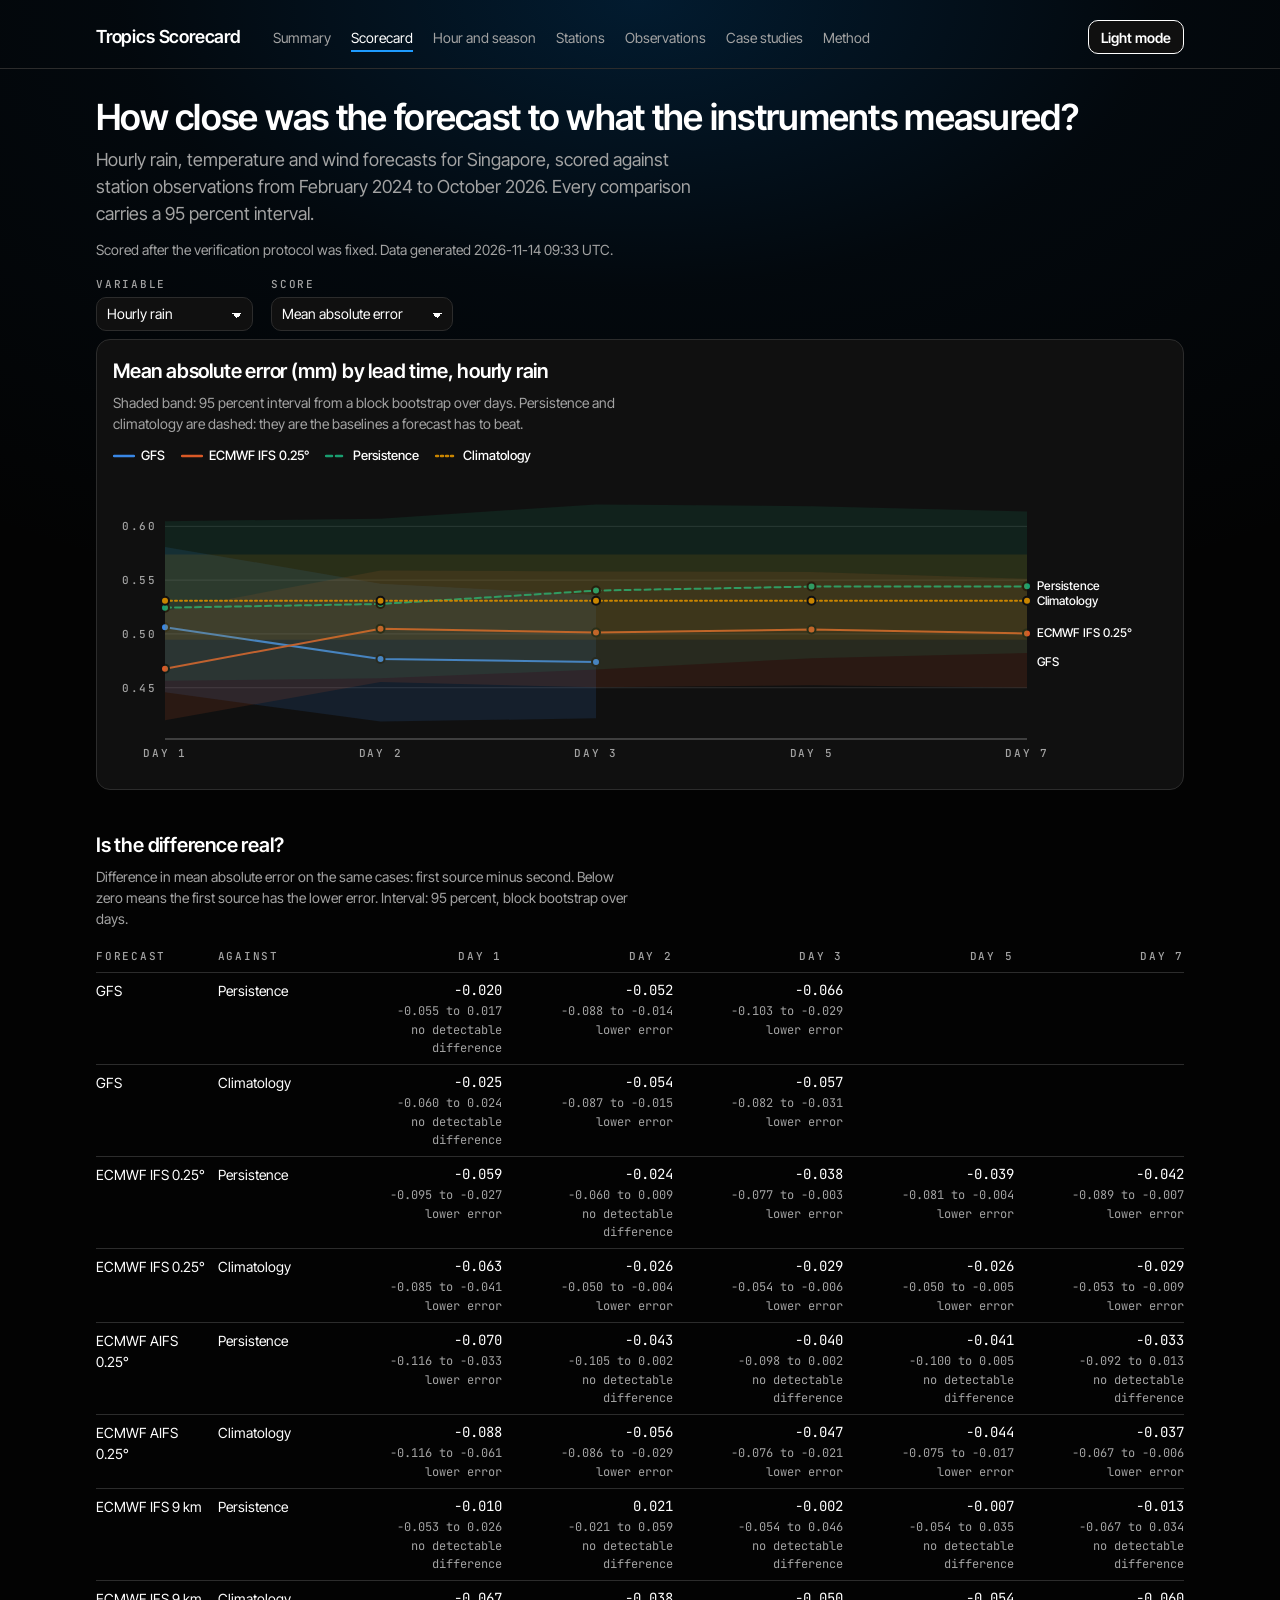
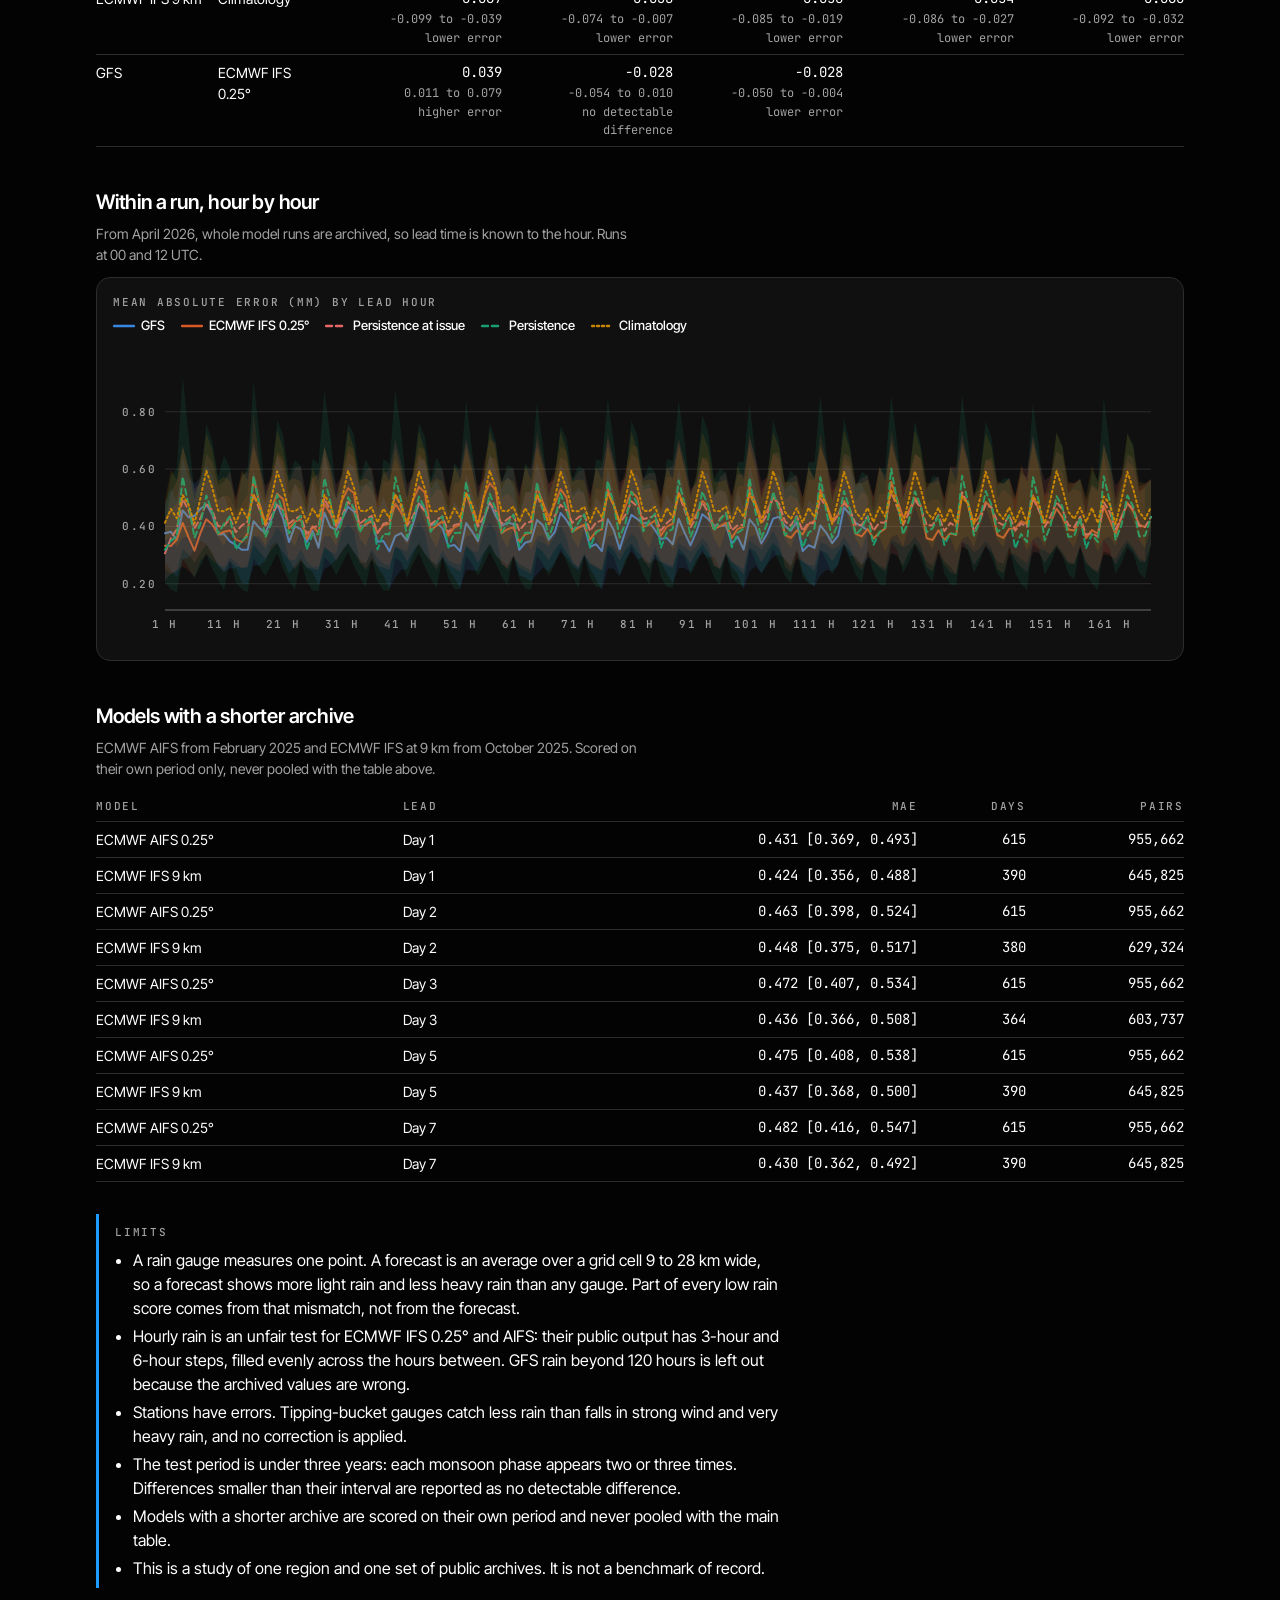
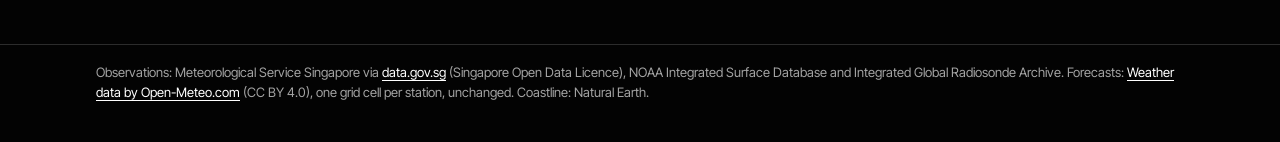
<file: docs/dashboard/index.html>
<!doctype html>
<html lang="en">
<head>
  <meta charset="utf-8">
  <meta name="viewport" content="width=device-width, initial-scale=1">
  <title>Scorecard · Tropics Scorecard</title>
  <meta name="description" content="Weather forecasts for Singapore scored against station observations, with intervals.">
  <link rel="preconnect" href="https://fonts.googleapis.com">
  <link rel="preconnect" href="https://fonts.gstatic.com" crossorigin>
  <link rel="stylesheet" href="https://fonts.googleapis.com/css2?family=Inter+Tight:wght@400;500;600&family=JetBrains+Mono:wght@400;500;600&display=swap">
  <link rel="stylesheet" href="assets/style.css?v=20">
</head>
<body data-page="scorecard">
  <header class="site">
    <div class="wrap">
      <a class="brand" href="../">Tropics Scorecard</a>
      <nav class="site" aria-label="Pages">
      <a href="../">Summary</a>
      <a href="index.html" aria-current="page">Scorecard</a>
      <a href="strata.html">Hour and season</a>
      <a href="stations.html">Stations</a>
      <a href="observations.html">Observations</a>
      <a href="cases.html">Case studies</a>
      <a href="method.html">Method</a>
      </nav>
    </div>
  </header>
  <main>
    <div class="wrap">
      <h1>How close was the forecast to what the instruments measured?</h1>
      <p class="lede">Hourly rain, temperature and wind forecasts for Singapore, scored against station observations from February 2024 to October 2026. Every comparison carries a 95 percent interval.</p>
      <div id="status"></div>
      <div class="controls" id="controls"></div>
      <section class="card" aria-labelledby="lead-title">
        <h2 id="lead-title" style="margin-top:0">Score by lead time</h2>
        <p class="note">Shaded band: 95 percent interval from a block bootstrap over days. Persistence and climatology are dashed: they are the baselines a forecast has to beat.</p>
        <div id="lead-chart"></div>
      </section>
      <h2>Is the difference real?</h2>
      <div id="comparisons"></div>
      <h2>Within a run, hour by hour</h2>
      <p class="note">From April 2026, whole model runs are archived, so lead time is known to the hour. Runs at 00 and 12 UTC.</p>
      <section class="card"><span class="label" id="hour-lead-title">By lead hour</span><div id="hour-lead-chart"></div></section>
      <h2>Models with a shorter archive</h2>
      <p class="note">ECMWF AIFS from February 2025 and ECMWF IFS at 9 km from October 2025. Scored on their own period only, never pooled with the table above.</p>
      <div id="secondary"></div>
      <div id="limits"></div>
    </div>
  </main>
  <footer class="site">
    <div class="wrap">
      <p>Observations: Meteorological Service Singapore via <a href="https://data.gov.sg">data.gov.sg</a> (Singapore Open Data Licence), NOAA Integrated Surface Database and Integrated Global Radiosonde Archive. Forecasts: <a href="https://open-meteo.com/">Weather data by Open-Meteo.com</a> (CC BY 4.0), one grid cell per station, unchanged. Coastline: Natural Earth.</p>
    </div>
  </footer>
  <script type="module" src="assets/pages.js?v=20"></script>
<script data-goatcounter="https://tropics-scorecard.goatcounter.com/count" async src="https://gc.zgo.at/count.js"></script>
</body>
</html>
</file>
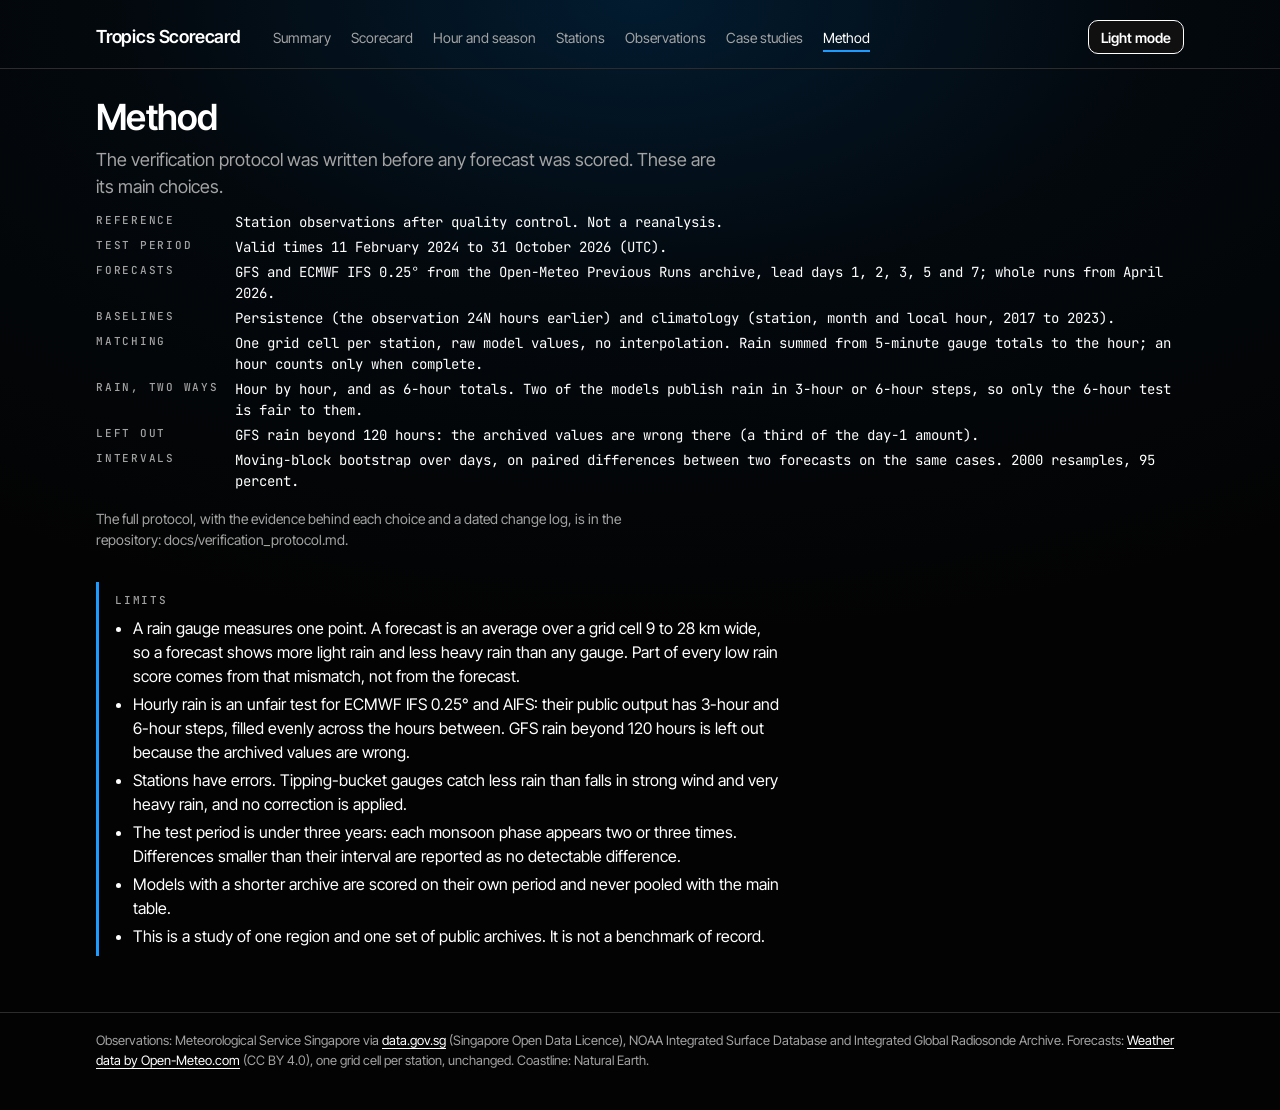
<file: dashboard/method.html>
<!doctype html>
<html lang="en">
<head>
  <meta charset="utf-8">
  <meta name="viewport" content="width=device-width, initial-scale=1">
  <title>Method · Tropics Scorecard</title>
  <meta name="description" content="Weather forecasts for Singapore scored against station observations, with intervals.">
  <link rel="preconnect" href="https://fonts.googleapis.com">
  <link rel="preconnect" href="https://fonts.gstatic.com" crossorigin>
  <link rel="stylesheet" href="https://fonts.googleapis.com/css2?family=Inter+Tight:wght@400;500;600&family=JetBrains+Mono:wght@400;500;600&display=swap">
  <link rel="stylesheet" href="assets/style.css?v=20">
</head>
<body data-page="method">
  <header class="site">
    <div class="wrap">
      <a class="brand" href="../">Tropics Scorecard</a>
      <nav class="site" aria-label="Pages">
      <a href="../">Summary</a>
      <a href="index.html">Scorecard</a>
      <a href="strata.html">Hour and season</a>
      <a href="stations.html">Stations</a>
      <a href="observations.html">Observations</a>
      <a href="cases.html">Case studies</a>
      <a href="method.html" aria-current="page">Method</a>
      </nav>
    </div>
  </header>
  <main>
    <div class="wrap">
      <h1>Method</h1>
      <p class="lede">The verification protocol was written before any forecast was scored. These are its main choices.</p>
      <dl class="kv">
        <dt>Reference</dt><dd>Station observations after quality control. Not a reanalysis.</dd>
        <dt>Test period</dt><dd>Valid times 11 February 2024 to 31 October 2026 (UTC).</dd>
        <dt>Forecasts</dt><dd>GFS and ECMWF IFS 0.25° from the Open-Meteo Previous Runs archive, lead days 1, 2, 3, 5 and 7; whole runs from April 2026.</dd>
        <dt>Baselines</dt><dd>Persistence (the observation 24N hours earlier) and climatology (station, month and local hour, 2017 to 2023).</dd>
        <dt>Matching</dt><dd>One grid cell per station, raw model values, no interpolation. Rain summed from 5-minute gauge totals to the hour; an hour counts only when complete.</dd>
        <dt>Rain, two ways</dt><dd>Hour by hour, and as 6-hour totals. Two of the models publish rain in 3-hour or 6-hour steps, so only the 6-hour test is fair to them.</dd>
        <dt>Left out</dt><dd>GFS rain beyond 120 hours: the archived values are wrong there (a third of the day-1 amount).</dd>
        <dt>Intervals</dt><dd>Moving-block bootstrap over days, on paired differences between two forecasts on the same cases. 2000 resamples, 95 percent.</dd>
      </dl>
      <p class="note" style="margin-top:16px">The full protocol, with the evidence behind each choice and a dated change log, is in the repository: docs/verification_protocol.md.</p>
      <div id="limits"></div>
    </div>
  </main>
  <footer class="site">
    <div class="wrap">
      <p>Observations: Meteorological Service Singapore via <a href="https://data.gov.sg">data.gov.sg</a> (Singapore Open Data Licence), NOAA Integrated Surface Database and Integrated Global Radiosonde Archive. Forecasts: <a href="https://open-meteo.com/">Weather data by Open-Meteo.com</a> (CC BY 4.0), one grid cell per station, unchanged. Coastline: Natural Earth.</p>
    </div>
  </footer>
  <script type="module" src="assets/pages.js?v=20"></script>
</body>
</html>
</file>
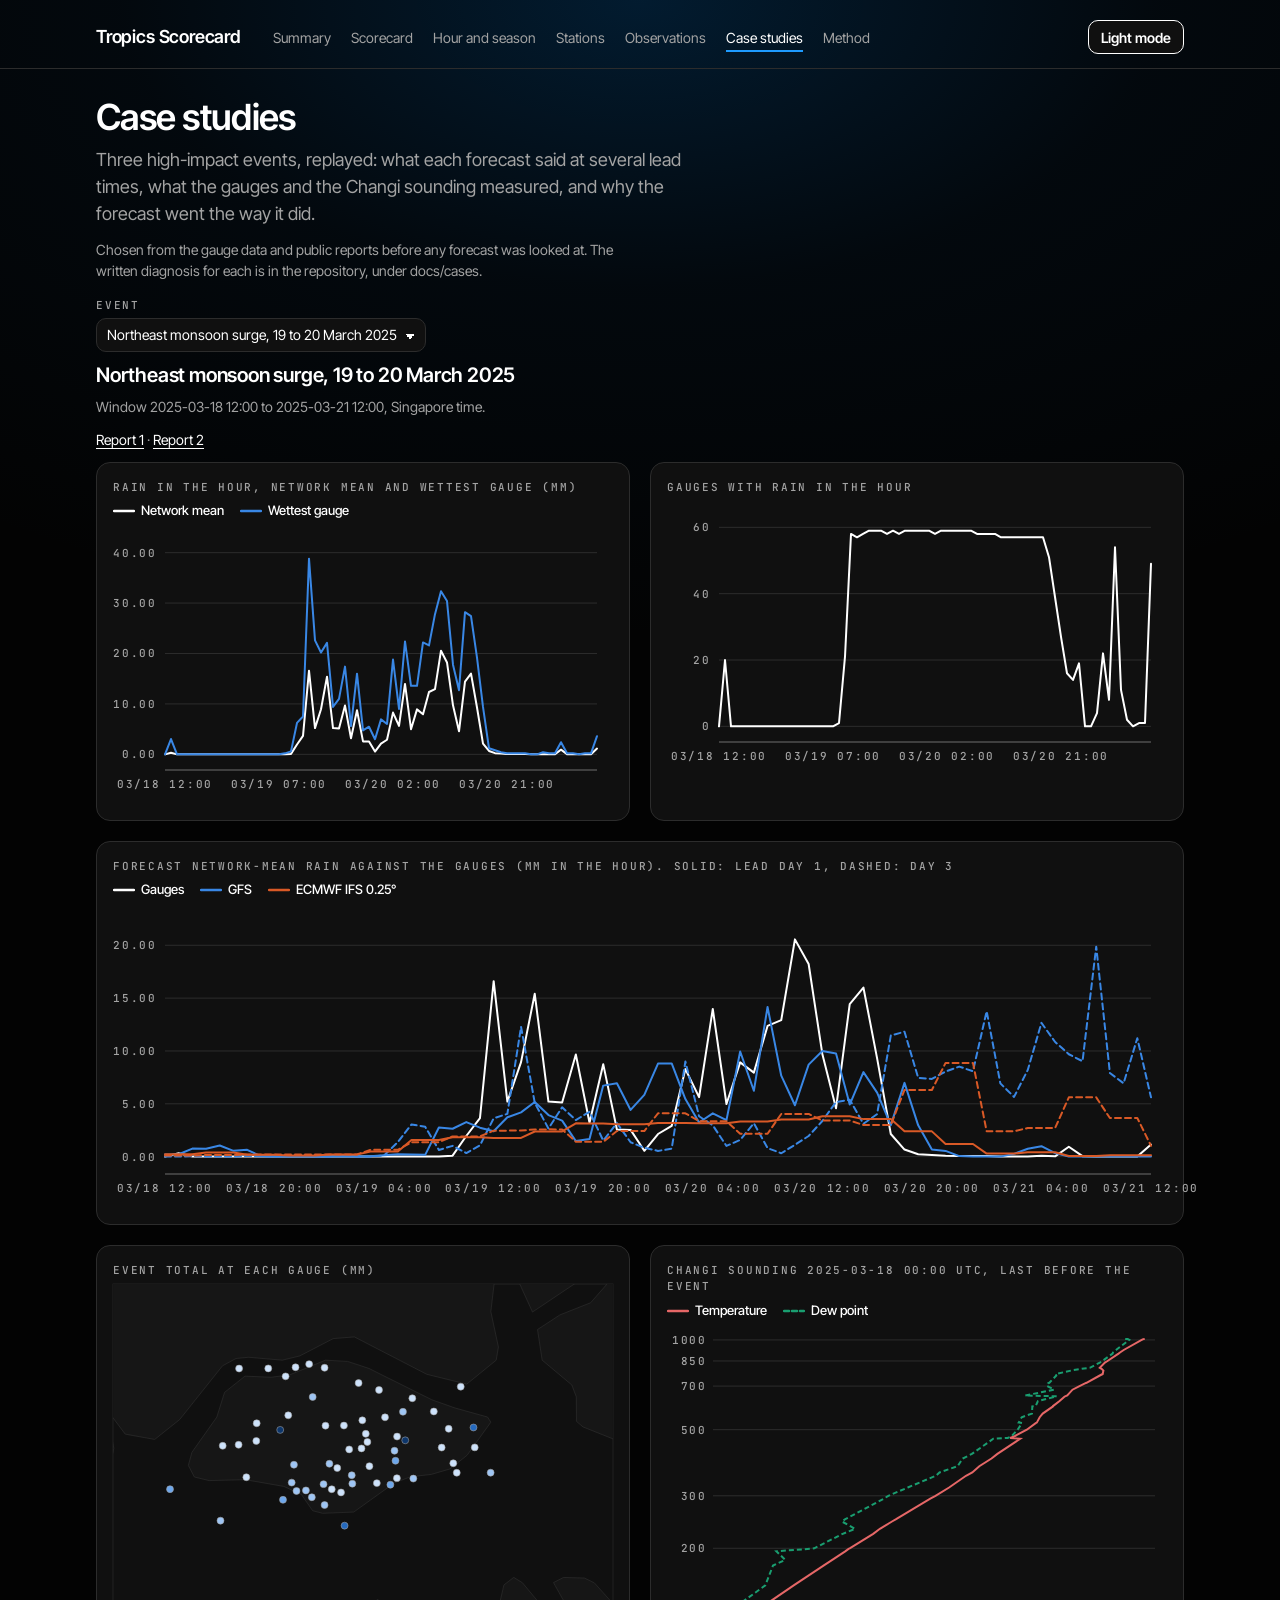
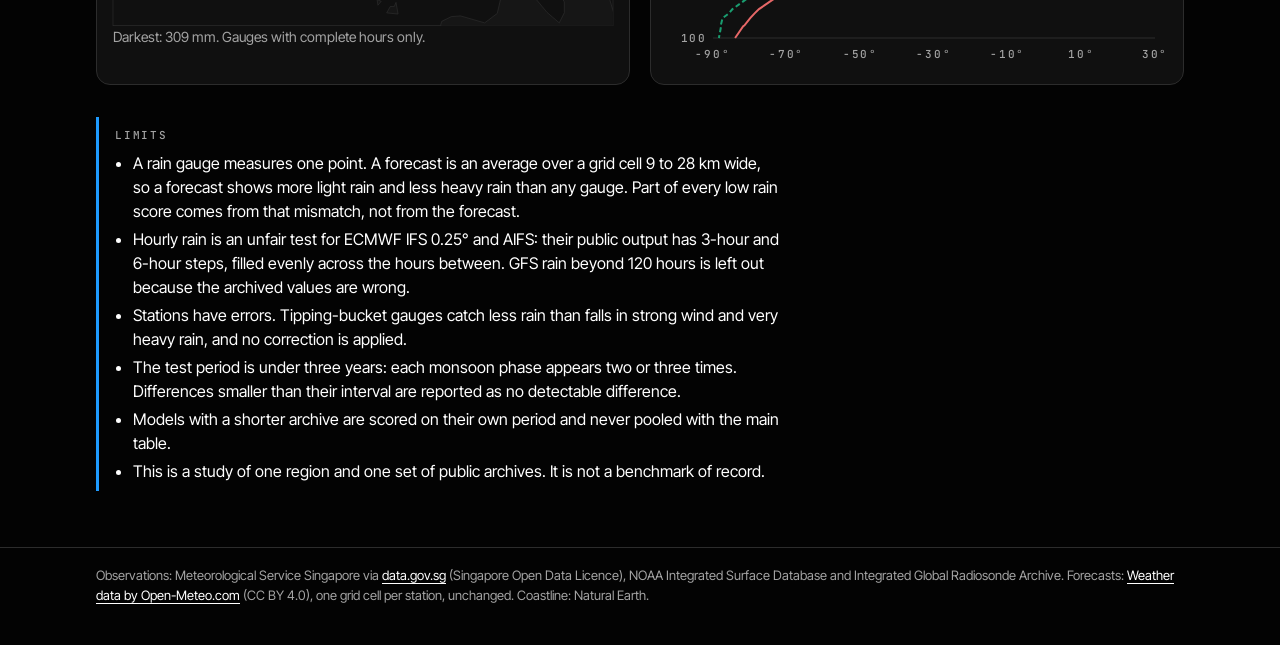
<file: docs/dashboard/cases.html>
<!doctype html>
<html lang="en">
<head>
  <meta charset="utf-8">
  <meta name="viewport" content="width=device-width, initial-scale=1">
  <title>Case studies · Tropics Scorecard</title>
  <meta name="description" content="Weather forecasts for Singapore scored against station observations, with intervals.">
  <link rel="preconnect" href="https://fonts.googleapis.com">
  <link rel="preconnect" href="https://fonts.gstatic.com" crossorigin>
  <link rel="stylesheet" href="https://fonts.googleapis.com/css2?family=Inter+Tight:wght@400;500;600&family=JetBrains+Mono:wght@400;500;600&display=swap">
  <link rel="stylesheet" href="assets/style.css?v=20">
</head>
<body data-page="cases">
  <header class="site">
    <div class="wrap">
      <a class="brand" href="../">Tropics Scorecard</a>
      <nav class="site" aria-label="Pages">
      <a href="../">Summary</a>
      <a href="index.html">Scorecard</a>
      <a href="strata.html">Hour and season</a>
      <a href="stations.html">Stations</a>
      <a href="observations.html">Observations</a>
      <a href="cases.html" aria-current="page">Case studies</a>
      <a href="method.html">Method</a>
      </nav>
    </div>
  </header>
  <main>
    <div class="wrap">
      <h1>Case studies</h1>
      <p class="lede">Three high-impact events, replayed: what each forecast said at several lead times, what the gauges and the Changi sounding measured, and why the forecast went the way it did.</p>
      <p class="note">Chosen from the gauge data and public reports before any forecast was looked at. The written diagnosis for each is in the repository, under docs/cases.</p>
      <div id="cases"></div>
      <div id="limits"></div>
    </div>
  </main>
  <footer class="site">
    <div class="wrap">
      <p>Observations: Meteorological Service Singapore via <a href="https://data.gov.sg">data.gov.sg</a> (Singapore Open Data Licence), NOAA Integrated Surface Database and Integrated Global Radiosonde Archive. Forecasts: <a href="https://open-meteo.com/">Weather data by Open-Meteo.com</a> (CC BY 4.0), one grid cell per station, unchanged. Coastline: Natural Earth.</p>
    </div>
  </footer>
  <script type="module" src="assets/pages.js?v=20"></script>
<script data-goatcounter="https://tropics-scorecard.goatcounter.com/count" async src="https://gc.zgo.at/count.js"></script>
</body>
</html>
</file>
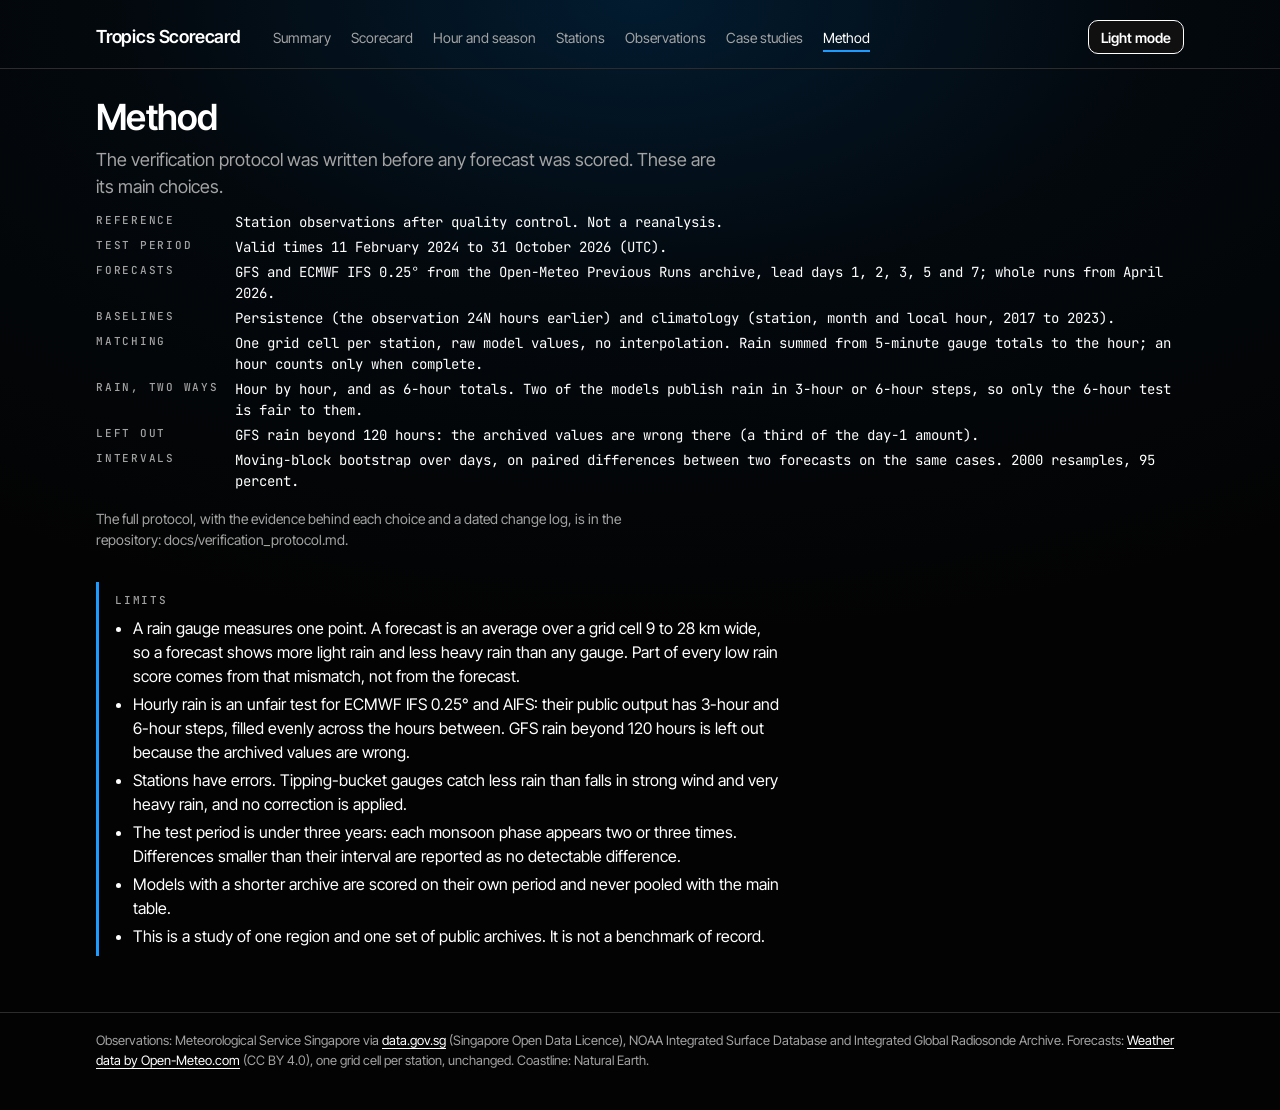
<file: docs/dashboard/method.html>
<!doctype html>
<html lang="en">
<head>
  <meta charset="utf-8">
  <meta name="viewport" content="width=device-width, initial-scale=1">
  <title>Method · Tropics Scorecard</title>
  <meta name="description" content="Weather forecasts for Singapore scored against station observations, with intervals.">
  <link rel="preconnect" href="https://fonts.googleapis.com">
  <link rel="preconnect" href="https://fonts.gstatic.com" crossorigin>
  <link rel="stylesheet" href="https://fonts.googleapis.com/css2?family=Inter+Tight:wght@400;500;600&family=JetBrains+Mono:wght@400;500;600&display=swap">
  <link rel="stylesheet" href="assets/style.css?v=20">
</head>
<body data-page="method">
  <header class="site">
    <div class="wrap">
      <a class="brand" href="../">Tropics Scorecard</a>
      <nav class="site" aria-label="Pages">
      <a href="../">Summary</a>
      <a href="index.html">Scorecard</a>
      <a href="strata.html">Hour and season</a>
      <a href="stations.html">Stations</a>
      <a href="observations.html">Observations</a>
      <a href="cases.html">Case studies</a>
      <a href="method.html" aria-current="page">Method</a>
      </nav>
    </div>
  </header>
  <main>
    <div class="wrap">
      <h1>Method</h1>
      <p class="lede">The verification protocol was written before any forecast was scored. These are its main choices.</p>
      <dl class="kv">
        <dt>Reference</dt><dd>Station observations after quality control. Not a reanalysis.</dd>
        <dt>Test period</dt><dd>Valid times 11 February 2024 to 31 October 2026 (UTC).</dd>
        <dt>Forecasts</dt><dd>GFS and ECMWF IFS 0.25° from the Open-Meteo Previous Runs archive, lead days 1, 2, 3, 5 and 7; whole runs from April 2026.</dd>
        <dt>Baselines</dt><dd>Persistence (the observation 24N hours earlier) and climatology (station, month and local hour, 2017 to 2023).</dd>
        <dt>Matching</dt><dd>One grid cell per station, raw model values, no interpolation. Rain summed from 5-minute gauge totals to the hour; an hour counts only when complete.</dd>
        <dt>Rain, two ways</dt><dd>Hour by hour, and as 6-hour totals. Two of the models publish rain in 3-hour or 6-hour steps, so only the 6-hour test is fair to them.</dd>
        <dt>Left out</dt><dd>GFS rain beyond 120 hours: the archived values are wrong there (a third of the day-1 amount).</dd>
        <dt>Intervals</dt><dd>Moving-block bootstrap over days, on paired differences between two forecasts on the same cases. 2000 resamples, 95 percent.</dd>
      </dl>
      <p class="note" style="margin-top:16px">The full protocol, with the evidence behind each choice and a dated change log, is in the repository: docs/verification_protocol.md.</p>
      <div id="limits"></div>
    </div>
  </main>
  <footer class="site">
    <div class="wrap">
      <p>Observations: Meteorological Service Singapore via <a href="https://data.gov.sg">data.gov.sg</a> (Singapore Open Data Licence), NOAA Integrated Surface Database and Integrated Global Radiosonde Archive. Forecasts: <a href="https://open-meteo.com/">Weather data by Open-Meteo.com</a> (CC BY 4.0), one grid cell per station, unchanged. Coastline: Natural Earth.</p>
    </div>
  </footer>
  <script type="module" src="assets/pages.js?v=20"></script>
<script data-goatcounter="https://tropics-scorecard.goatcounter.com/count" async src="https://gc.zgo.at/count.js"></script>
</body>
</html>
</file>
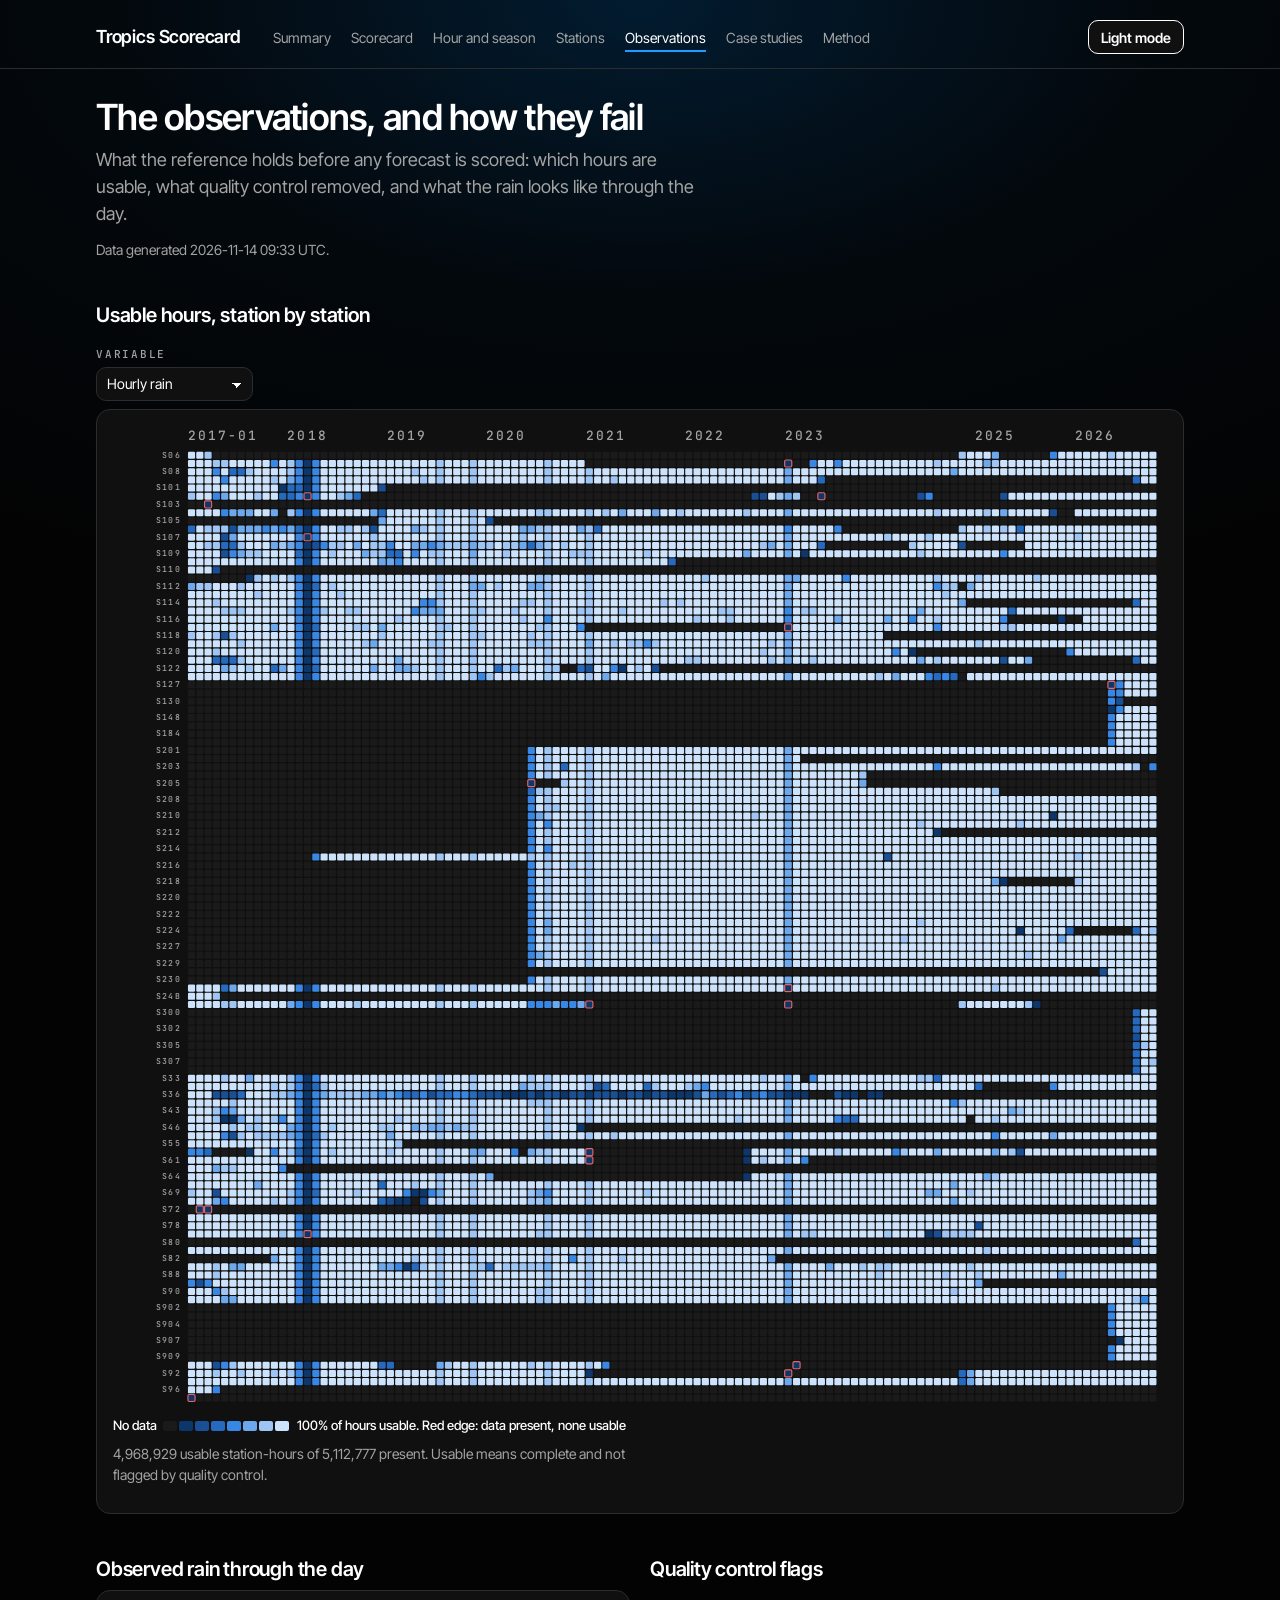
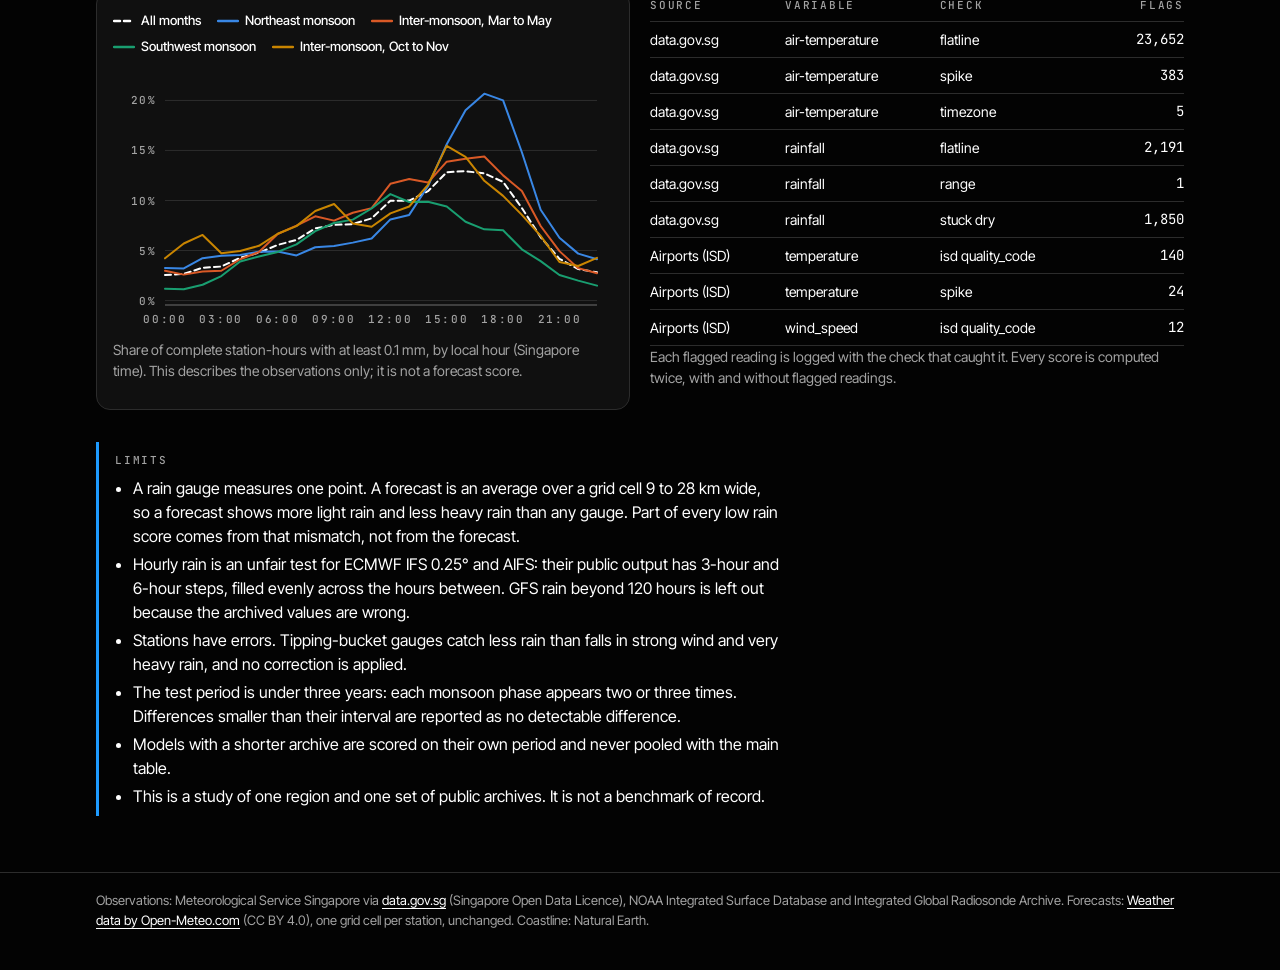
<file: docs/dashboard/observations.html>
<!doctype html>
<html lang="en">
<head>
  <meta charset="utf-8">
  <meta name="viewport" content="width=device-width, initial-scale=1">
  <title>Observations · Tropics Scorecard</title>
  <meta name="description" content="Weather forecasts for Singapore scored against station observations, with intervals.">
  <link rel="preconnect" href="https://fonts.googleapis.com">
  <link rel="preconnect" href="https://fonts.gstatic.com" crossorigin>
  <link rel="stylesheet" href="https://fonts.googleapis.com/css2?family=Inter+Tight:wght@400;500;600&family=JetBrains+Mono:wght@400;500;600&display=swap">
  <link rel="stylesheet" href="assets/style.css?v=20">
</head>
<body data-page="observations">
  <header class="site">
    <div class="wrap">
      <a class="brand" href="../">Tropics Scorecard</a>
      <nav class="site" aria-label="Pages">
      <a href="../">Summary</a>
      <a href="index.html">Scorecard</a>
      <a href="strata.html">Hour and season</a>
      <a href="stations.html">Stations</a>
      <a href="observations.html" aria-current="page">Observations</a>
      <a href="cases.html">Case studies</a>
      <a href="method.html">Method</a>
      </nav>
    </div>
  </header>
  <main>
    <div class="wrap">
      <h1>The observations, and how they fail</h1>
      <p class="lede">What the reference holds before any forecast is scored: which hours are usable, what quality control removed, and what the rain looks like through the day.</p>
      <div id="status"></div>
      <h2>Usable hours, station by station</h2>
      <div class="controls" id="cov-controls"></div>
      <section class="card"><div id="coverage"></div><p class="note" id="cov-note"></p></section>
      <div class="grid two">
        <section><h2>Observed rain through the day</h2><div class="card"><div id="diurnal"></div><p class="note" id="diurnal-note"></p></div></section>
        <section><h2>Quality control flags</h2><div id="qc"></div>
          <p class="note">Each flagged reading is logged with the check that caught it. Every score is computed twice, with and without flagged readings.</p></section>
      </div>
      <div id="limits"></div>
    </div>
  </main>
  <footer class="site">
    <div class="wrap">
      <p>Observations: Meteorological Service Singapore via <a href="https://data.gov.sg">data.gov.sg</a> (Singapore Open Data Licence), NOAA Integrated Surface Database and Integrated Global Radiosonde Archive. Forecasts: <a href="https://open-meteo.com/">Weather data by Open-Meteo.com</a> (CC BY 4.0), one grid cell per station, unchanged. Coastline: Natural Earth.</p>
    </div>
  </footer>
  <script type="module" src="assets/pages.js?v=20"></script>
<script data-goatcounter="https://tropics-scorecard.goatcounter.com/count" async src="https://gc.zgo.at/count.js"></script>
</body>
</html>
</file>
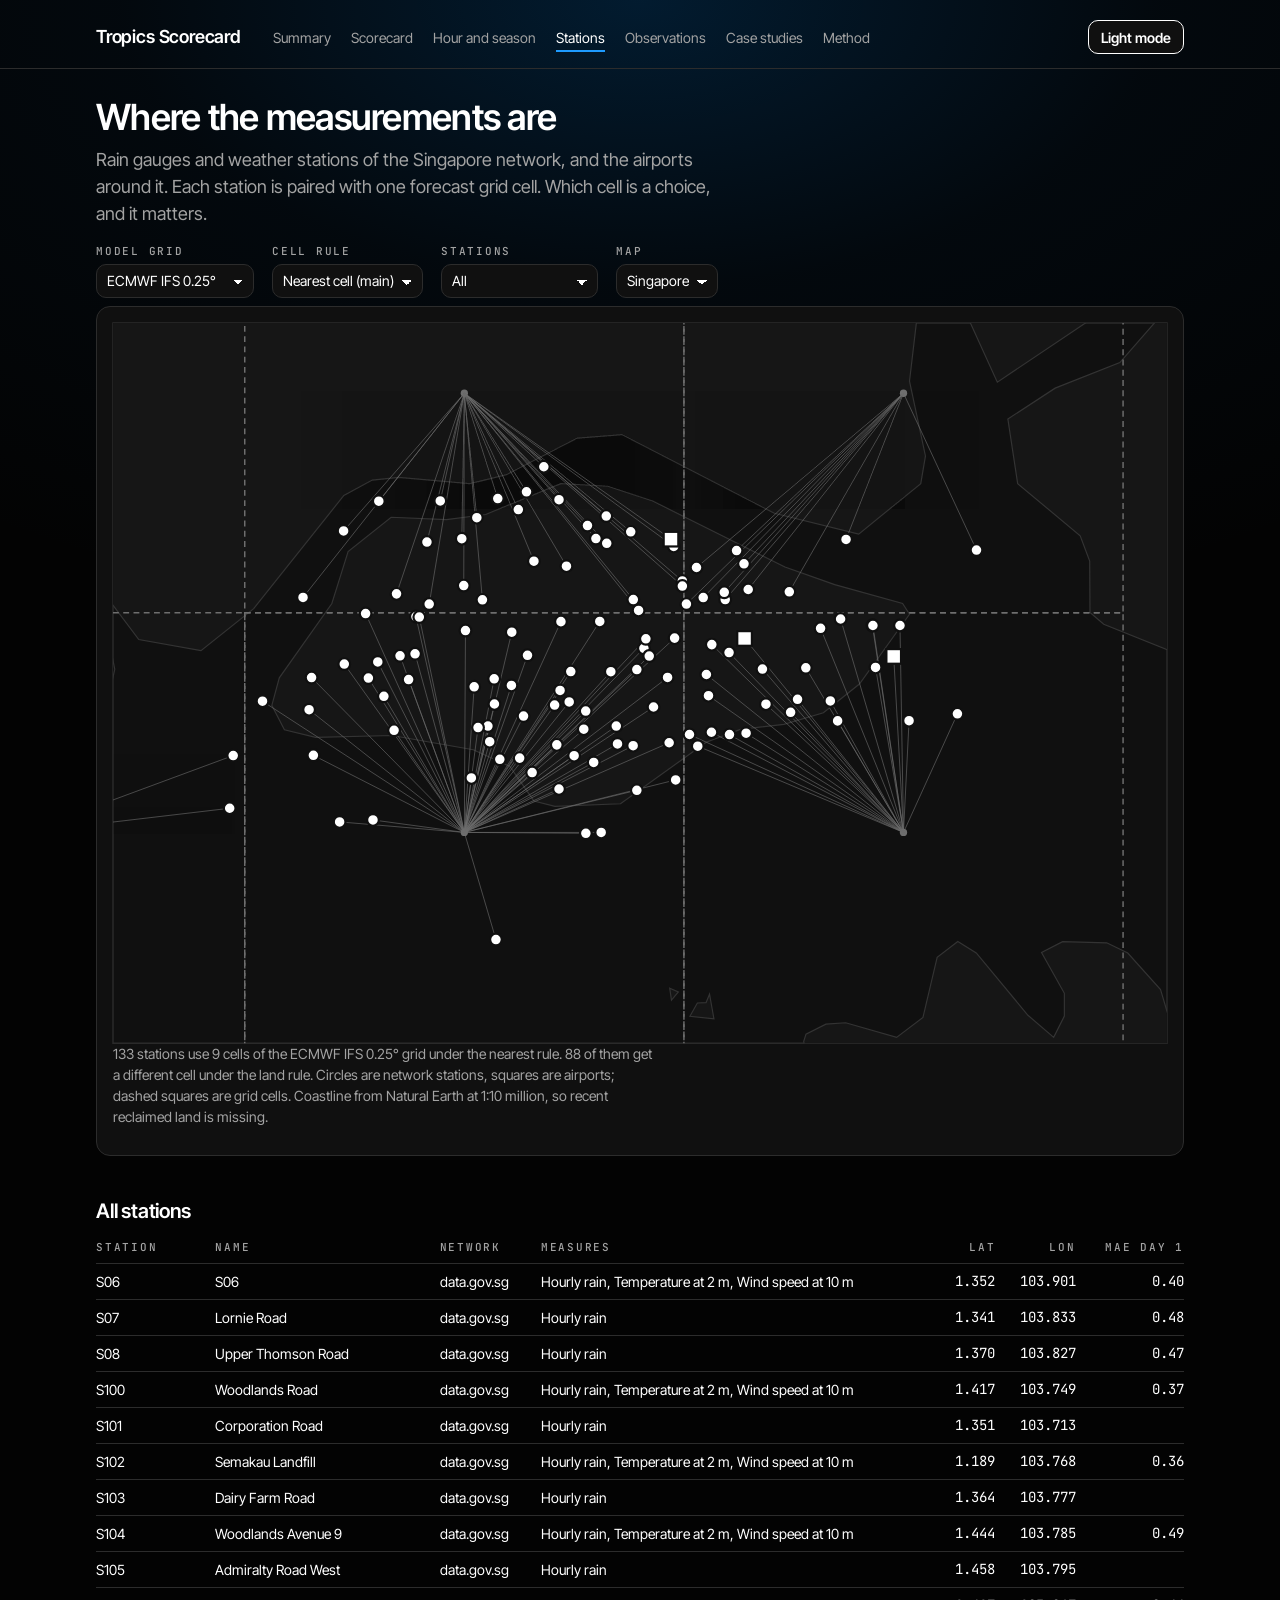
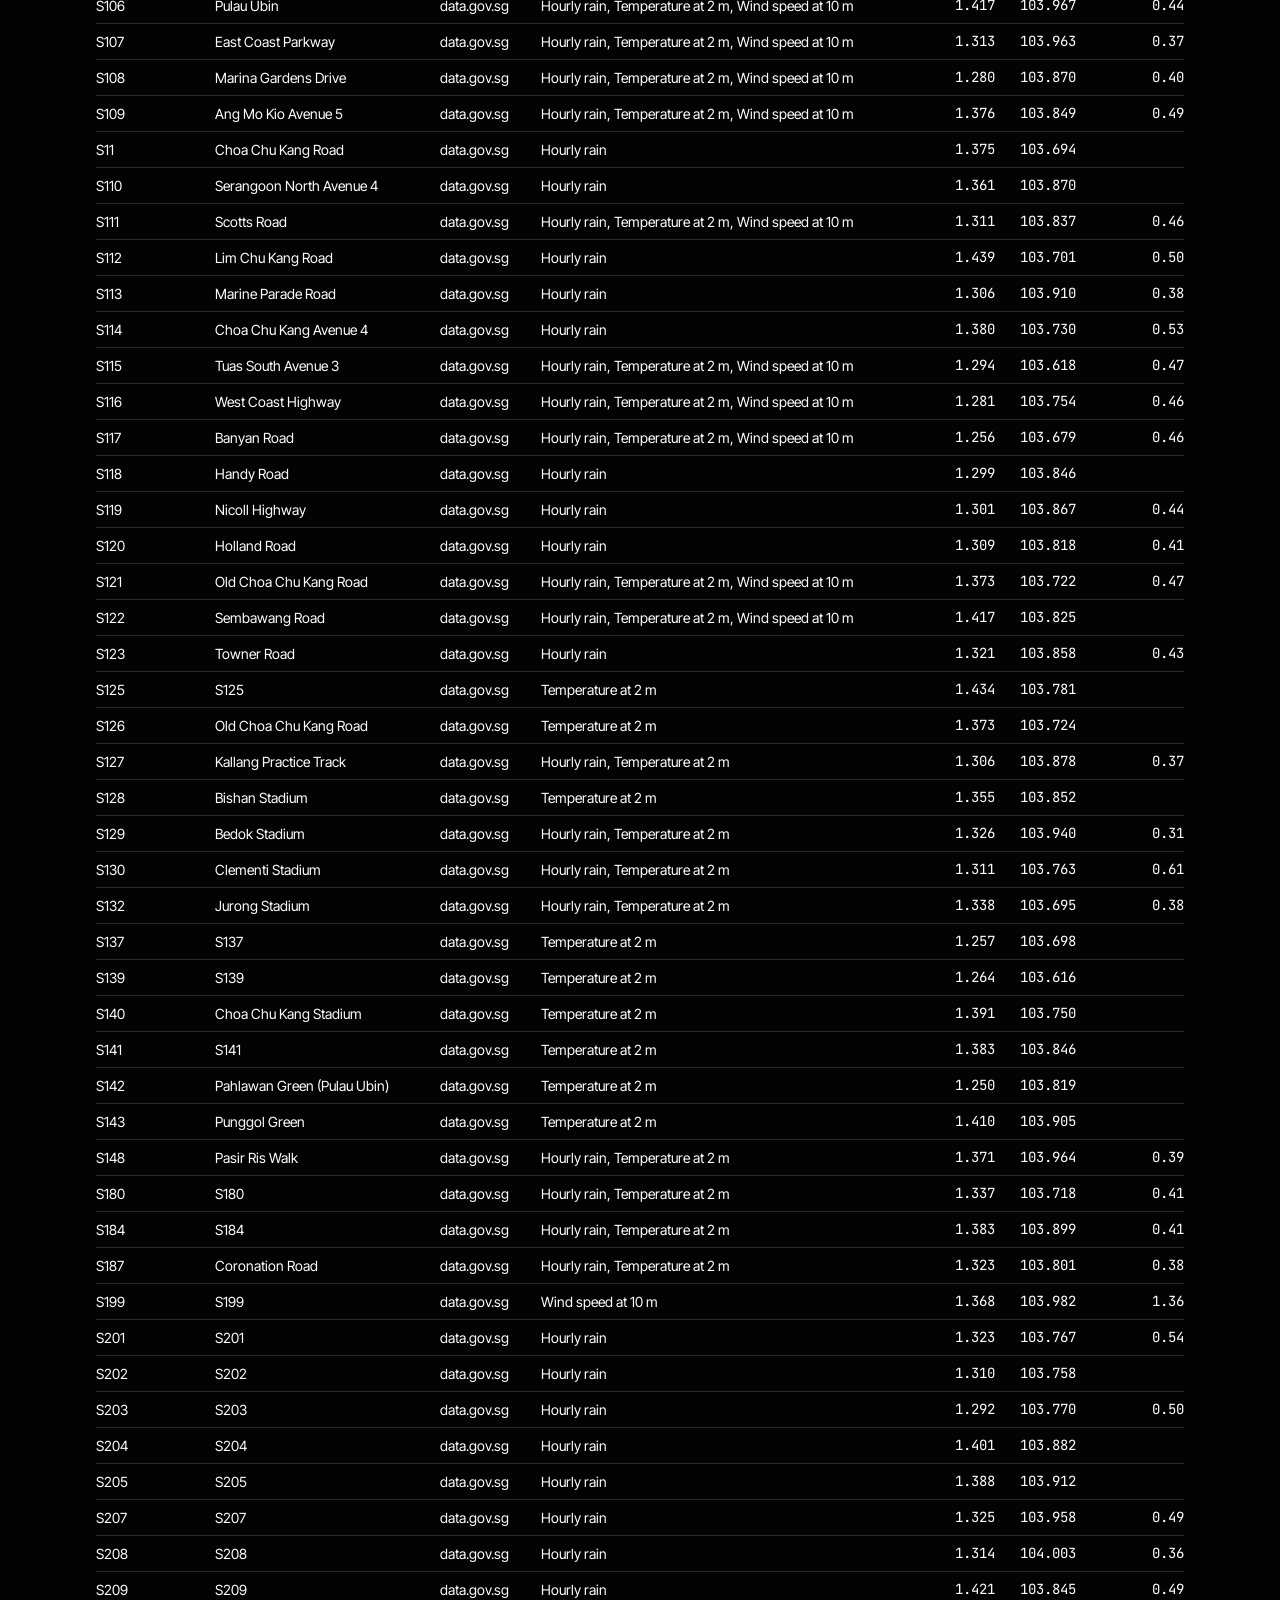
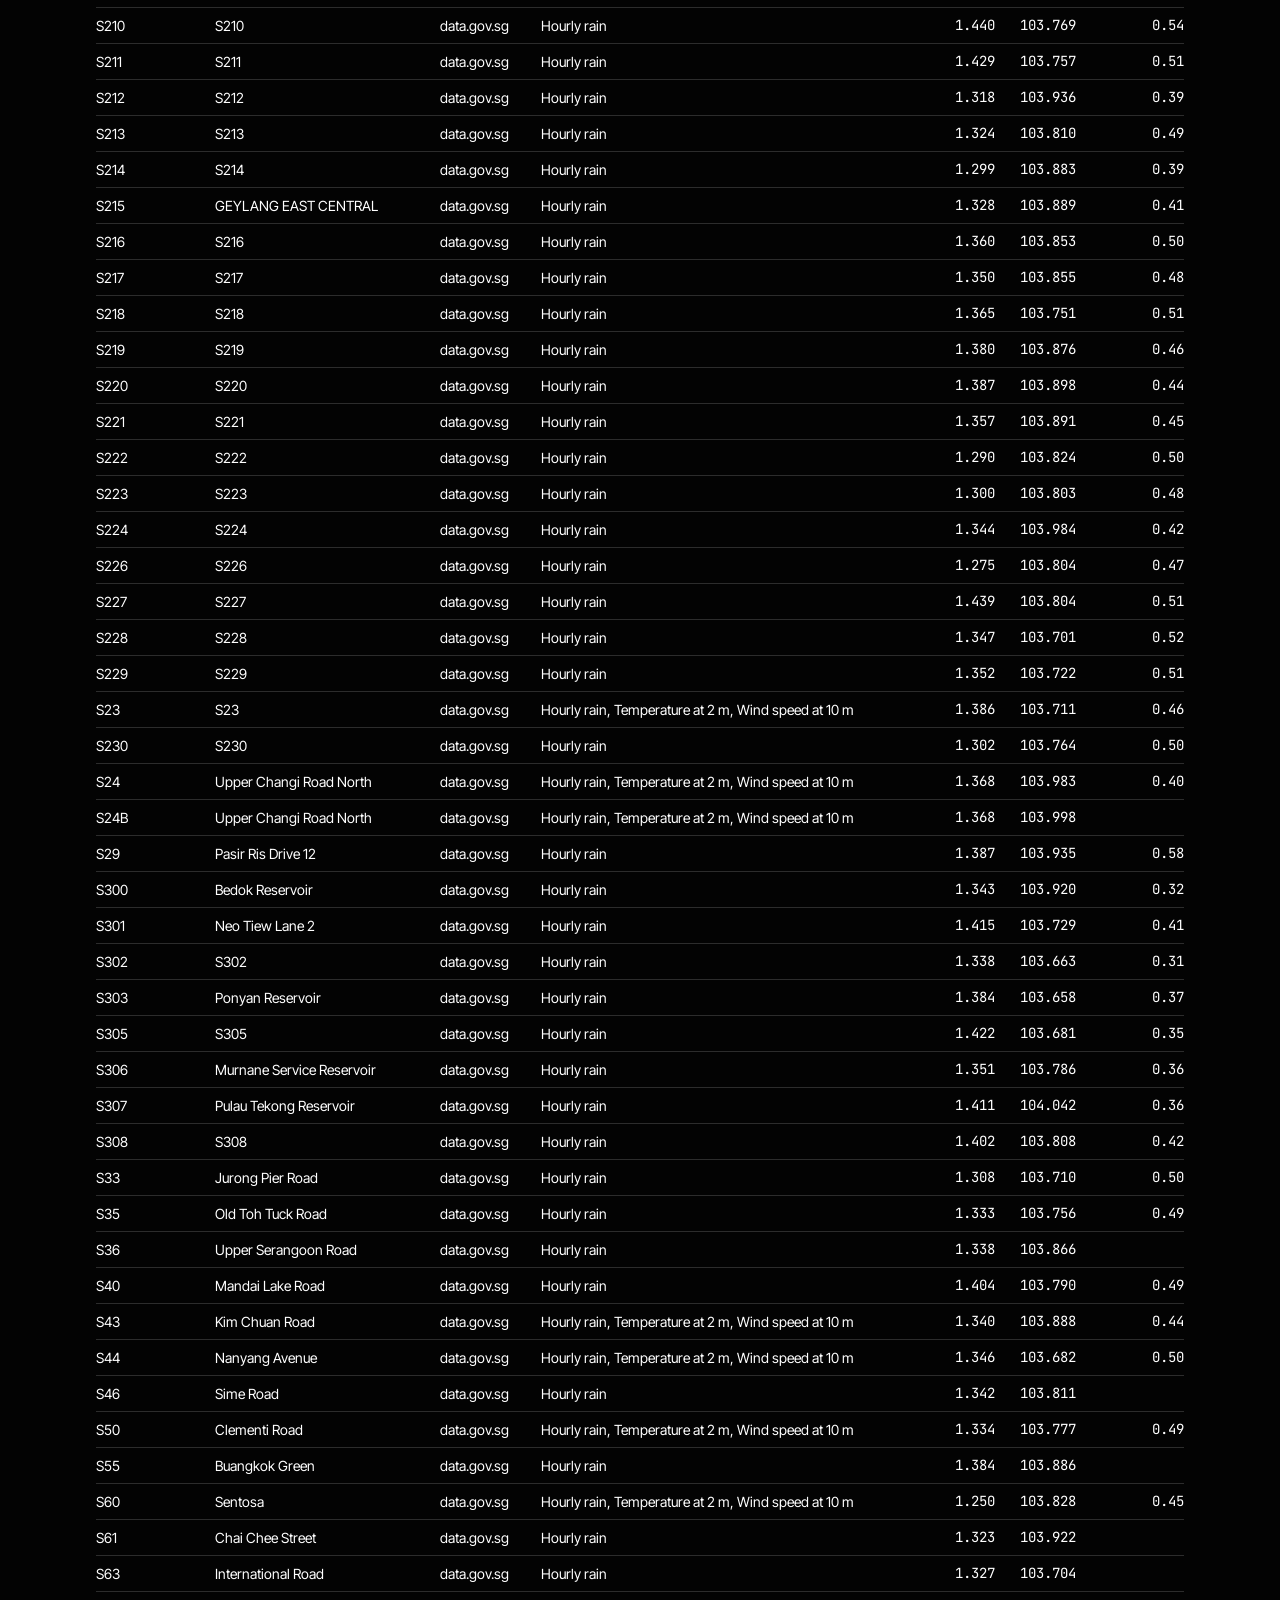
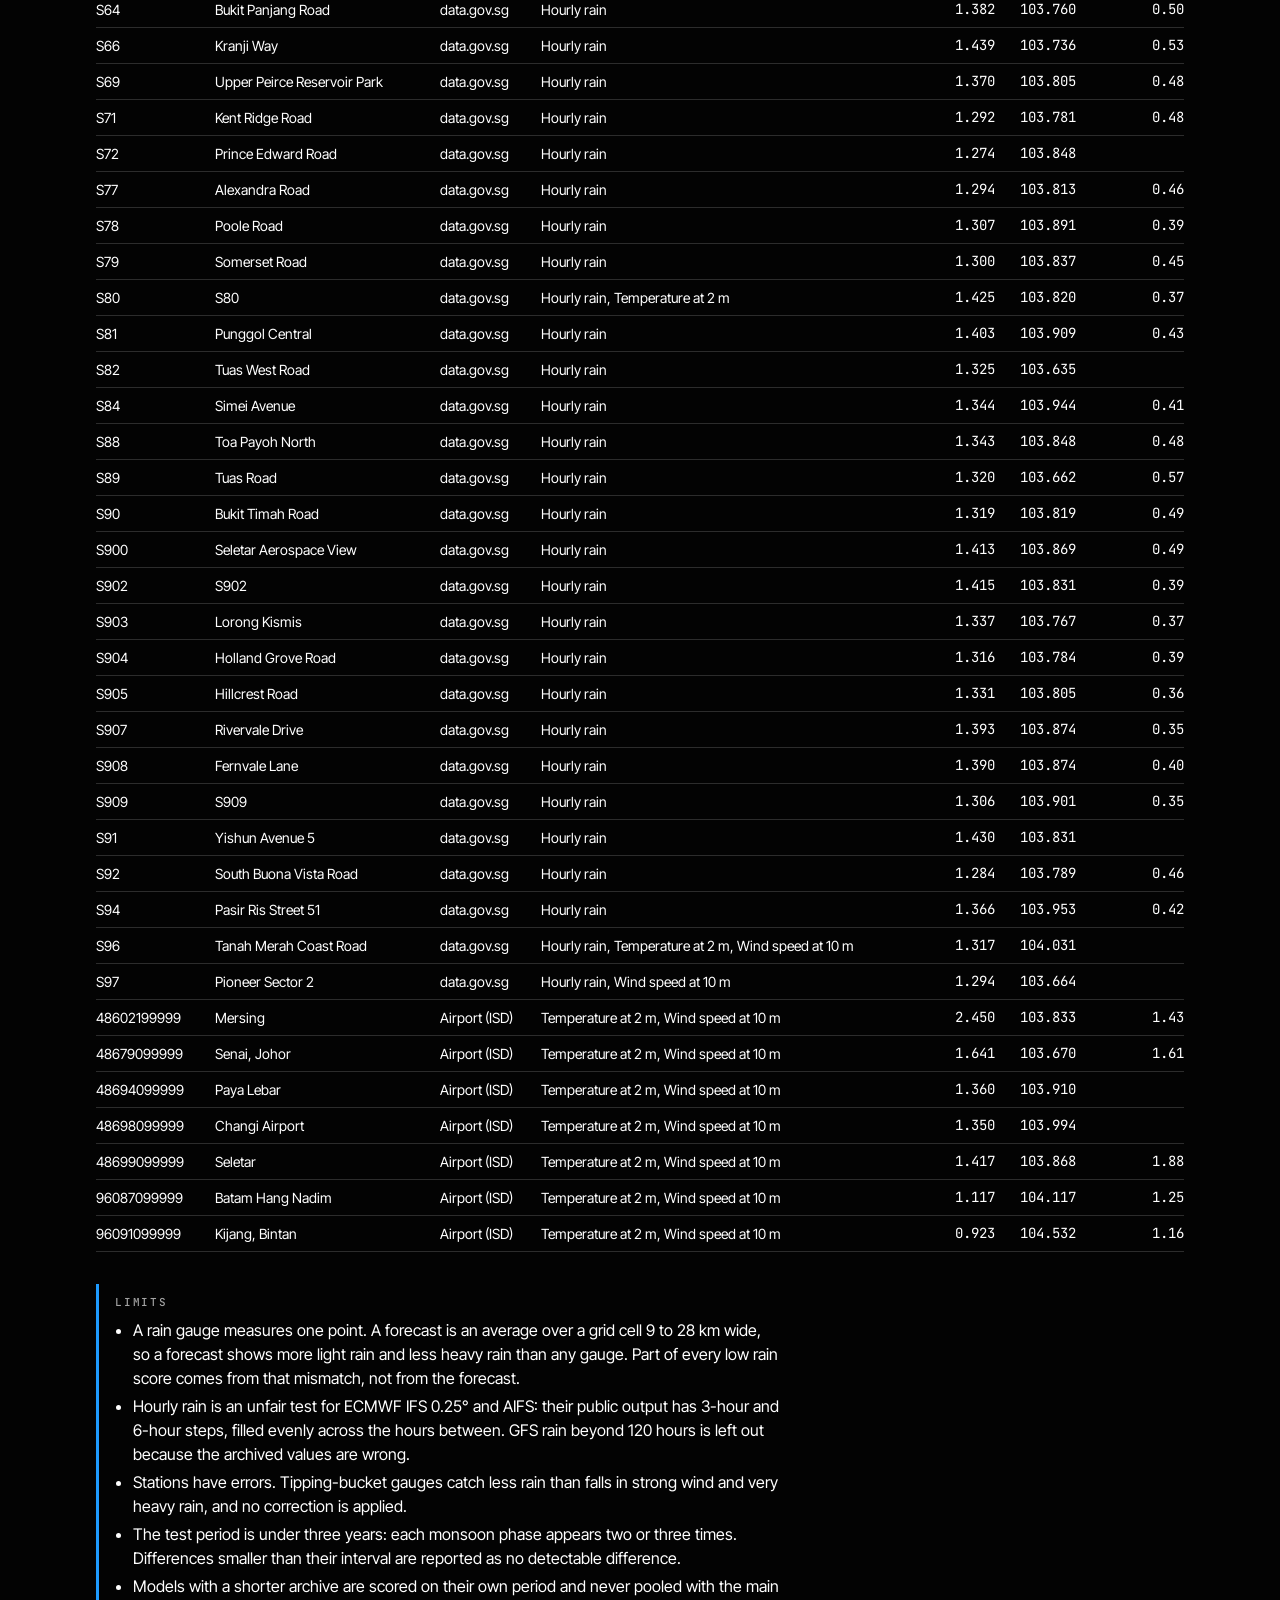
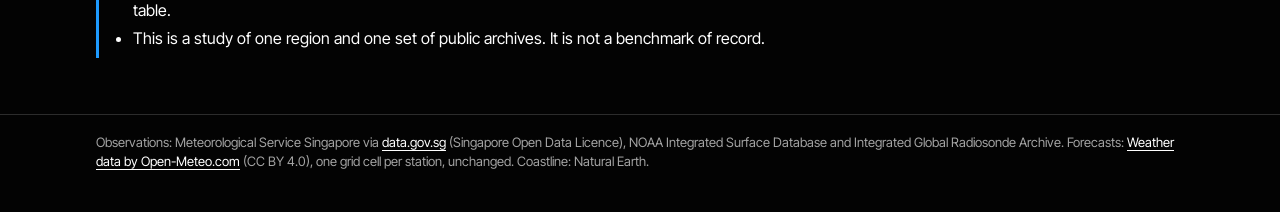
<file: docs/dashboard/stations.html>
<!doctype html>
<html lang="en">
<head>
  <meta charset="utf-8">
  <meta name="viewport" content="width=device-width, initial-scale=1">
  <title>Stations · Tropics Scorecard</title>
  <meta name="description" content="Weather forecasts for Singapore scored against station observations, with intervals.">
  <link rel="preconnect" href="https://fonts.googleapis.com">
  <link rel="preconnect" href="https://fonts.gstatic.com" crossorigin>
  <link rel="stylesheet" href="https://fonts.googleapis.com/css2?family=Inter+Tight:wght@400;500;600&family=JetBrains+Mono:wght@400;500;600&display=swap">
  <link rel="stylesheet" href="assets/style.css?v=20">
</head>
<body data-page="stations">
  <header class="site">
    <div class="wrap">
      <a class="brand" href="../">Tropics Scorecard</a>
      <nav class="site" aria-label="Pages">
      <a href="../">Summary</a>
      <a href="index.html">Scorecard</a>
      <a href="strata.html">Hour and season</a>
      <a href="stations.html" aria-current="page">Stations</a>
      <a href="observations.html">Observations</a>
      <a href="cases.html">Case studies</a>
      <a href="method.html">Method</a>
      </nav>
    </div>
  </header>
  <main>
    <div class="wrap">
      <h1>Where the measurements are</h1>
      <p class="lede">Rain gauges and weather stations of the Singapore network, and the airports around it. Each station is paired with one forecast grid cell. Which cell is a choice, and it matters.</p>
      <div class="controls" id="controls"></div>
      <section class="card"><div id="map"></div><p class="note" id="map-note"></p></section>
      <h2>All stations</h2>
      <div id="station-table"></div>
      <div id="limits"></div>
    </div>
  </main>
  <footer class="site">
    <div class="wrap">
      <p>Observations: Meteorological Service Singapore via <a href="https://data.gov.sg">data.gov.sg</a> (Singapore Open Data Licence), NOAA Integrated Surface Database and Integrated Global Radiosonde Archive. Forecasts: <a href="https://open-meteo.com/">Weather data by Open-Meteo.com</a> (CC BY 4.0), one grid cell per station, unchanged. Coastline: Natural Earth.</p>
    </div>
  </footer>
  <script type="module" src="assets/pages.js?v=20"></script>
<script data-goatcounter="https://tropics-scorecard.goatcounter.com/count" async src="https://gc.zgo.at/count.js"></script>
</body>
</html>
</file>
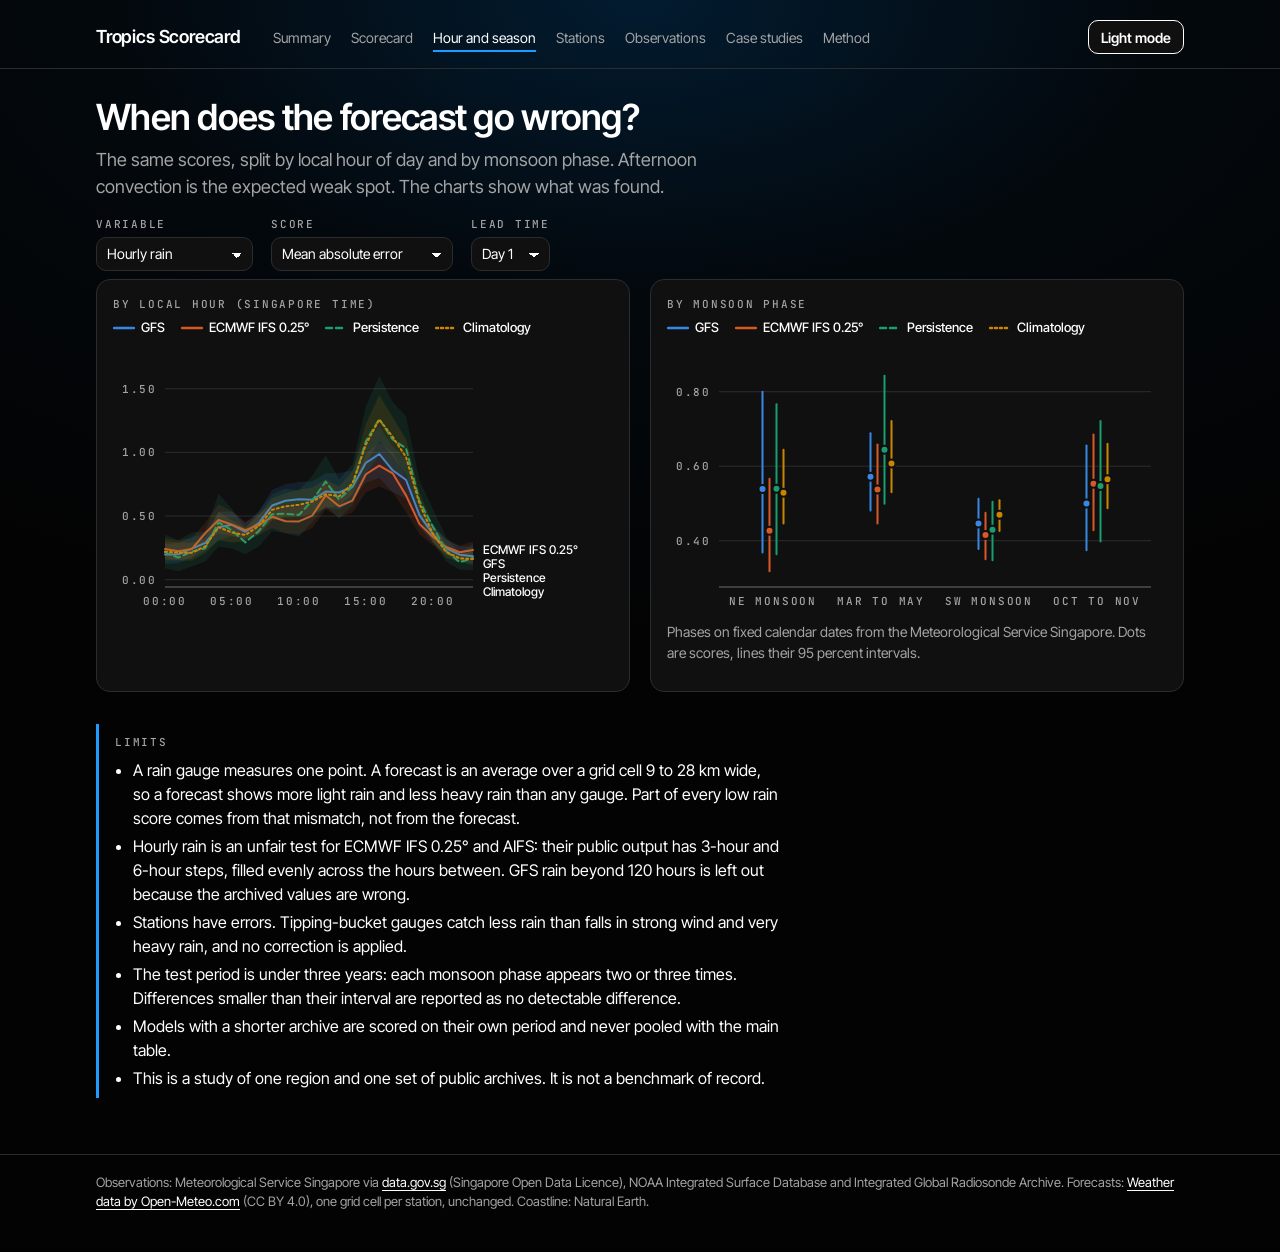
<file: docs/dashboard/strata.html>
<!doctype html>
<html lang="en">
<head>
  <meta charset="utf-8">
  <meta name="viewport" content="width=device-width, initial-scale=1">
  <title>Hour and season · Tropics Scorecard</title>
  <meta name="description" content="Weather forecasts for Singapore scored against station observations, with intervals.">
  <link rel="preconnect" href="https://fonts.googleapis.com">
  <link rel="preconnect" href="https://fonts.gstatic.com" crossorigin>
  <link rel="stylesheet" href="https://fonts.googleapis.com/css2?family=Inter+Tight:wght@400;500;600&family=JetBrains+Mono:wght@400;500;600&display=swap">
  <link rel="stylesheet" href="assets/style.css?v=20">
</head>
<body data-page="strata">
  <header class="site">
    <div class="wrap">
      <a class="brand" href="../">Tropics Scorecard</a>
      <nav class="site" aria-label="Pages">
      <a href="../">Summary</a>
      <a href="index.html">Scorecard</a>
      <a href="strata.html" aria-current="page">Hour and season</a>
      <a href="stations.html">Stations</a>
      <a href="observations.html">Observations</a>
      <a href="cases.html">Case studies</a>
      <a href="method.html">Method</a>
      </nav>
    </div>
  </header>
  <main>
    <div class="wrap">
      <h1>When does the forecast go wrong?</h1>
      <p class="lede">The same scores, split by local hour of day and by monsoon phase. Afternoon convection is the expected weak spot. The charts show what was found.</p>
      <div class="controls" id="controls"></div>
      <div class="grid two">
        <section class="card"><span class="label">By local hour (Singapore time)</span><div id="hour-chart"></div></section>
        <section class="card"><span class="label">By monsoon phase</span><div id="regime-chart"></div>
          <p class="note">Phases on fixed calendar dates from the Meteorological Service Singapore. Dots are scores, lines their 95 percent intervals.</p></section>
      </div>
      <div id="limits"></div>
    </div>
  </main>
  <footer class="site">
    <div class="wrap">
      <p>Observations: Meteorological Service Singapore via <a href="https://data.gov.sg">data.gov.sg</a> (Singapore Open Data Licence), NOAA Integrated Surface Database and Integrated Global Radiosonde Archive. Forecasts: <a href="https://open-meteo.com/">Weather data by Open-Meteo.com</a> (CC BY 4.0), one grid cell per station, unchanged. Coastline: Natural Earth.</p>
    </div>
  </footer>
  <script type="module" src="assets/pages.js?v=20"></script>
<script data-goatcounter="https://tropics-scorecard.goatcounter.com/count" async src="https://gc.zgo.at/count.js"></script>
</body>
</html>
</file>
<file: docs/dashboard/assets/style.css>
/* Tropics Scorecard. White ground with a faint blue glow, rounded cards, near-black text.
   One light look by choice. Blue is the only accent; other colour is for data. */
:root {
  --ink: #0a0a0a; --ink-2: #5e5e5e; --ink-3: #8f8f8f; --rule: #d9d9d9; --rule-2: #f1f1f1; --paper: #ffffff; --card: #ffffff;
  --land: #f1f1f1; --coast: #cfcfcf; --none: #f1f1f1; --accent: #0a78d6; --glow: rgba(0,120,215,.10); --glow-2: rgba(0,120,215,.03);
  /* Categorical slots, fixed order, assigned per entity in app.js. */
  --s1: #2a78d6; --s2: #eb6834; --s3: #1baf7a; --s4: #b07a00; --s5: #e87ba4; --s6: #008300; --s7: #6250d6; --s8: #e34948;
  /* Sequential ramp, low to high. */
  --r1: #cde2fb; --r2: #9ec5f4; --r3: #6da7ec; --r4: #3987e5; --r5: #256abf; --r6: #184f95; --r7: #0d366b;
  --shadow: rgba(0, 0, 0, 0.08);
  --sans: "Inter Tight", system-ui, -apple-system, "Segoe UI", sans-serif;
  --mono: "JetBrains Mono", ui-monospace, "SF Mono", Menlo, monospace;
  color-scheme: light;
}
:root[data-theme="dark"] {
  --ink: #ffffff; --ink-2: #a3a3a3; --ink-3: #6e6e6e; --rule: #2c2c2c; --rule-2: #1c1c1c; --paper: #030303; --card: #101010;
  --land: #161616; --coast: #333333; --none: #1a1a1a; --accent: #1e9bff; --glow: rgba(0,105,190,.24); --glow-2: rgba(0,80,150,.07);
  --s1: #3987e5; --s2: #d95926; --s3: #199e70; --s4: #c98500; --s5: #d55181; --s6: #008300; --s7: #9085e9; --s8: #e66767;
  --r1: #0d366b; --r2: #184f95; --r3: #256abf; --r4: #3987e5; --r5: #6da7ec; --r6: #9ec5f4; --r7: #cde2fb;
  --shadow: rgba(0, 0, 0, 0.4);
  color-scheme: dark;
}
.theme-toggle { margin-left: auto; }

* { box-sizing: border-box; }
html { -webkit-text-size-adjust: 100%; }
body {
  margin: 0;
  background: var(--paper) radial-gradient(ellipse 90% 640px at 50% 0, var(--glow), var(--glow-2) 45%, transparent 100%) no-repeat;
  color: var(--ink);
  font: 16px/1.5 var(--sans);
}
a { color: var(--ink); text-decoration-thickness: 1px; text-underline-offset: 3px; }
a:hover { text-decoration-thickness: 2px; }

.wrap { max-width: 1120px; margin: 0 auto; padding: 0 16px; }

header.site { border-bottom: 1px solid var(--rule); }
header.site .wrap { display: flex; flex-wrap: wrap; align-items: baseline; gap: 8px 32px; padding-top: 20px; padding-bottom: 14px; }
.brand { font-weight: 600; font-size: 18px; letter-spacing: -0.01em; text-decoration: none; }
nav.site { display: flex; flex-wrap: wrap; gap: 4px 20px; }
nav.site a { text-decoration: none; font-size: 14px; color: var(--ink-2); padding: 2px 0; border-bottom: 2px solid transparent; }
nav.site a[aria-current="page"] { color: var(--ink); border-bottom-color: var(--accent); }

main { padding: 28px 0 56px; }
h1 { font-size: clamp(26px, 4vw, 36px); line-height: 1.15; letter-spacing: -0.02em; margin: 0 0 8px; font-weight: 600; }
h2 { font-size: 20px; letter-spacing: -0.01em; margin: 40px 0 6px; font-weight: 600; }
h3 { font-size: 16px; margin: 0 0 4px; font-weight: 600; }
p { margin: 0 0 12px; max-width: 68ch; }
.lede { font-size: 18px; color: var(--ink-2); max-width: 62ch; }
.note { color: var(--ink-2); font-size: 14px; }

.label, th, .tick, .legend, .chip, .kv dt {
  font-family: var(--mono);
  font-size: 11px;
  letter-spacing: 0.16em;
  text-transform: uppercase;
  color: var(--ink-2);
  font-weight: 500;
}
.num, td.num, .kv dd { font-family: var(--mono); font-variant-numeric: tabular-nums; }

.grid { display: grid; gap: 20px; }
.grid.two { grid-template-columns: repeat(auto-fit, minmax(min(100%, 460px), 1fr)); }
.grid.three { grid-template-columns: repeat(auto-fit, minmax(min(100%, 320px), 1fr)); }

.card { border: 1px solid var(--rule); border-radius: 14px; padding: 16px; background: var(--card); min-width: 0; }
.card > .label { display: block; margin-bottom: 6px; }

.limits { border-left: 3px solid var(--accent); padding: 4px 0 4px 16px; margin: 32px 0 0; }
.limits ul { margin: 6px 0 0; padding-left: 18px; }
.limits li { margin: 4px 0; max-width: 72ch; }


.controls { display: flex; flex-wrap: wrap; gap: 10px 18px; align-items: end; margin: 16px 0 8px; }
.controls label { display: grid; gap: 4px; }
select, button {
  font: 14px var(--sans); color: var(--ink); background-color: var(--card);
  border: 1px solid var(--rule); border-radius: 10px; padding: 6px 28px 6px 10px; min-height: 34px;
}
select { appearance: none; background-image: linear-gradient(45deg, transparent 50%, var(--ink) 50%), linear-gradient(135deg, var(--ink) 50%, transparent 50%); background-position: calc(100% - 15px) 15px, calc(100% - 10px) 15px; background-size: 5px 5px; background-repeat: no-repeat; }
button { padding: 6px 12px; cursor: pointer; }
button[aria-pressed="true"] { border-color: var(--ink); font-weight: 600; }
:focus-visible { outline: 2px solid var(--accent); outline-offset: 2px; }

.chart { position: relative; width: 100%; }
.chart svg { display: block; width: 100%; height: auto; overflow: visible; }
.chart .grid-line { stroke: var(--rule); stroke-width: 1; }
.chart .axis-line { stroke: var(--ink-3); stroke-width: 1; }
.chart text { font-family: var(--mono); font-size: 11px; fill: var(--ink-2); }
.chart text.series-label { font-family: var(--sans); font-size: 12px; fill: var(--ink); font-weight: 500; }
.chart .hair { stroke: var(--ink); stroke-width: 1; stroke-dasharray: 2 3; pointer-events: none; }

.legend { display: flex; flex-wrap: wrap; gap: 6px 16px; margin: 4px 0 8px; text-transform: none; letter-spacing: 0; font-family: var(--sans); font-size: 13px; color: var(--ink); }
.legend .key { display: inline-flex; align-items: center; gap: 6px; }
.legend svg { width: 22px; height: 10px; flex: none; }

.tip {
  position: absolute; pointer-events: none; z-index: 5; background: var(--card); color: var(--ink);
  border: 1px solid var(--rule); border-radius: 10px; padding: 8px 10px; font-size: 13px; line-height: 1.35;
  box-shadow: 0 6px 20px var(--shadow); min-width: 140px; max-width: 280px;
}
.tip .t-head { font-family: var(--mono); font-size: 11px; letter-spacing: 0.1em; text-transform: uppercase; color: var(--ink-2); margin-bottom: 4px; }
.tip .t-row { display: grid; grid-template-columns: 14px auto 1fr; gap: 6px; align-items: center; }
.tip .t-row b { font-family: var(--mono); font-weight: 600; }
.tip .t-row span { color: var(--ink-2); }

table { border-collapse: collapse; width: 100%; font-size: 14px; }
th, td { text-align: left; padding: 7px 10px 7px 0; border-bottom: 1px solid var(--rule); vertical-align: top; }
th { font-weight: 500; }
td.num, th.num { text-align: right; padding-right: 0; padding-left: 10px; }
.table-scroll { overflow-x: auto; }
details summary { cursor: pointer; font-size: 14px; color: var(--ink-2); margin-top: 8px; }

.empty { border: 1px dashed var(--coast); border-radius: 14px; padding: 28px 18px; color: var(--ink-2); font-size: 14px; text-align: center; }

.kv { display: grid; grid-template-columns: max-content 1fr; gap: 4px 16px; margin: 0; }
.kv dd { margin: 0; font-size: 14px; }

footer.site { border-top: 1px solid var(--rule); color: var(--ink-2); font-size: 13px; }
footer.site .wrap { padding-top: 18px; padding-bottom: 28px; }
footer.site p { max-width: none; }

.cmp { display: grid; gap: 1px; min-width: 112px; }
.cmp .note { font-size: 12px; }
.cmp .verdict { font-size: 12px; color: var(--ink-2); }
</file>
<file: dashboard/assets/style.css>
/* Tropics Scorecard. White ground with a faint blue glow, rounded cards, near-black text.
   One light look by choice. Blue is the only accent; other colour is for data. */
:root {
  --ink: #0a0a0a; --ink-2: #5e5e5e; --ink-3: #8f8f8f; --rule: #d9d9d9; --rule-2: #f1f1f1; --paper: #ffffff; --card: #ffffff;
  --land: #f1f1f1; --coast: #cfcfcf; --none: #f1f1f1; --accent: #0a78d6; --glow: rgba(0,120,215,.10); --glow-2: rgba(0,120,215,.03);
  /* Categorical slots, fixed order, assigned per entity in app.js. */
  --s1: #2a78d6; --s2: #eb6834; --s3: #1baf7a; --s4: #b07a00; --s5: #e87ba4; --s6: #008300; --s7: #6250d6; --s8: #e34948;
  /* Sequential ramp, low to high. */
  --r1: #cde2fb; --r2: #9ec5f4; --r3: #6da7ec; --r4: #3987e5; --r5: #256abf; --r6: #184f95; --r7: #0d366b;
  --shadow: rgba(0, 0, 0, 0.08);
  --sans: "Inter Tight", system-ui, -apple-system, "Segoe UI", sans-serif;
  --mono: "JetBrains Mono", ui-monospace, "SF Mono", Menlo, monospace;
  color-scheme: light;
}
:root[data-theme="dark"] {
  --ink: #ffffff; --ink-2: #a3a3a3; --ink-3: #6e6e6e; --rule: #2c2c2c; --rule-2: #1c1c1c; --paper: #030303; --card: #101010;
  --land: #161616; --coast: #333333; --none: #1a1a1a; --accent: #1e9bff; --glow: rgba(0,105,190,.24); --glow-2: rgba(0,80,150,.07);
  --s1: #3987e5; --s2: #d95926; --s3: #199e70; --s4: #c98500; --s5: #d55181; --s6: #008300; --s7: #9085e9; --s8: #e66767;
  --r1: #0d366b; --r2: #184f95; --r3: #256abf; --r4: #3987e5; --r5: #6da7ec; --r6: #9ec5f4; --r7: #cde2fb;
  --shadow: rgba(0, 0, 0, 0.4);
  color-scheme: dark;
}
.theme-toggle { margin-left: auto; }

* { box-sizing: border-box; }
html { -webkit-text-size-adjust: 100%; }
body {
  margin: 0;
  background: var(--paper) radial-gradient(ellipse 90% 640px at 50% 0, var(--glow), var(--glow-2) 45%, transparent 100%) no-repeat;
  color: var(--ink);
  font: 16px/1.5 var(--sans);
}
a { color: var(--ink); text-decoration-thickness: 1px; text-underline-offset: 3px; }
a:hover { text-decoration-thickness: 2px; }

.wrap { max-width: 1120px; margin: 0 auto; padding: 0 16px; }

header.site { border-bottom: 1px solid var(--rule); }
header.site .wrap { display: flex; flex-wrap: wrap; align-items: baseline; gap: 8px 32px; padding-top: 20px; padding-bottom: 14px; }
.brand { font-weight: 600; font-size: 18px; letter-spacing: -0.01em; text-decoration: none; }
nav.site { display: flex; flex-wrap: wrap; gap: 4px 20px; }
nav.site a { text-decoration: none; font-size: 14px; color: var(--ink-2); padding: 2px 0; border-bottom: 2px solid transparent; }
nav.site a[aria-current="page"] { color: var(--ink); border-bottom-color: var(--accent); }

main { padding: 28px 0 56px; }
h1 { font-size: clamp(26px, 4vw, 36px); line-height: 1.15; letter-spacing: -0.02em; margin: 0 0 8px; font-weight: 600; }
h2 { font-size: 20px; letter-spacing: -0.01em; margin: 40px 0 6px; font-weight: 600; }
h3 { font-size: 16px; margin: 0 0 4px; font-weight: 600; }
p { margin: 0 0 12px; max-width: 68ch; }
.lede { font-size: 18px; color: var(--ink-2); max-width: 62ch; }
.note { color: var(--ink-2); font-size: 14px; }

.label, th, .tick, .legend, .chip, .kv dt {
  font-family: var(--mono);
  font-size: 11px;
  letter-spacing: 0.16em;
  text-transform: uppercase;
  color: var(--ink-2);
  font-weight: 500;
}
.num, td.num, .kv dd { font-family: var(--mono); font-variant-numeric: tabular-nums; }

.grid { display: grid; gap: 20px; }
.grid.two { grid-template-columns: repeat(auto-fit, minmax(min(100%, 460px), 1fr)); }
.grid.three { grid-template-columns: repeat(auto-fit, minmax(min(100%, 320px), 1fr)); }

.card { border: 1px solid var(--rule); border-radius: 14px; padding: 16px; background: var(--card); min-width: 0; }
.card > .label { display: block; margin-bottom: 6px; }

.limits { border-left: 3px solid var(--accent); padding: 4px 0 4px 16px; margin: 32px 0 0; }
.limits ul { margin: 6px 0 0; padding-left: 18px; }
.limits li { margin: 4px 0; max-width: 72ch; }


.controls { display: flex; flex-wrap: wrap; gap: 10px 18px; align-items: end; margin: 16px 0 8px; }
.controls label { display: grid; gap: 4px; }
select, button {
  font: 14px var(--sans); color: var(--ink); background-color: var(--card);
  border: 1px solid var(--rule); border-radius: 10px; padding: 6px 28px 6px 10px; min-height: 34px;
}
select { appearance: none; background-image: linear-gradient(45deg, transparent 50%, var(--ink) 50%), linear-gradient(135deg, var(--ink) 50%, transparent 50%); background-position: calc(100% - 15px) 15px, calc(100% - 10px) 15px; background-size: 5px 5px; background-repeat: no-repeat; }
button { padding: 6px 12px; cursor: pointer; }
button[aria-pressed="true"] { border-color: var(--ink); font-weight: 600; }
:focus-visible { outline: 2px solid var(--accent); outline-offset: 2px; }

.chart { position: relative; width: 100%; }
.chart svg { display: block; width: 100%; height: auto; overflow: visible; }
.chart .grid-line { stroke: var(--rule); stroke-width: 1; }
.chart .axis-line { stroke: var(--ink-3); stroke-width: 1; }
.chart text { font-family: var(--mono); font-size: 11px; fill: var(--ink-2); }
.chart text.series-label { font-family: var(--sans); font-size: 12px; fill: var(--ink); font-weight: 500; }
.chart .hair { stroke: var(--ink); stroke-width: 1; stroke-dasharray: 2 3; pointer-events: none; }

.legend { display: flex; flex-wrap: wrap; gap: 6px 16px; margin: 4px 0 8px; text-transform: none; letter-spacing: 0; font-family: var(--sans); font-size: 13px; color: var(--ink); }
.legend .key { display: inline-flex; align-items: center; gap: 6px; }
.legend svg { width: 22px; height: 10px; flex: none; }

.tip {
  position: absolute; pointer-events: none; z-index: 5; background: var(--card); color: var(--ink);
  border: 1px solid var(--rule); border-radius: 10px; padding: 8px 10px; font-size: 13px; line-height: 1.35;
  box-shadow: 0 6px 20px var(--shadow); min-width: 140px; max-width: 280px;
}
.tip .t-head { font-family: var(--mono); font-size: 11px; letter-spacing: 0.1em; text-transform: uppercase; color: var(--ink-2); margin-bottom: 4px; }
.tip .t-row { display: grid; grid-template-columns: 14px auto 1fr; gap: 6px; align-items: center; }
.tip .t-row b { font-family: var(--mono); font-weight: 600; }
.tip .t-row span { color: var(--ink-2); }

table { border-collapse: collapse; width: 100%; font-size: 14px; }
th, td { text-align: left; padding: 7px 10px 7px 0; border-bottom: 1px solid var(--rule); vertical-align: top; }
th { font-weight: 500; }
td.num, th.num { text-align: right; padding-right: 0; padding-left: 10px; }
.table-scroll { overflow-x: auto; }
details summary { cursor: pointer; font-size: 14px; color: var(--ink-2); margin-top: 8px; }

.empty { border: 1px dashed var(--coast); border-radius: 14px; padding: 28px 18px; color: var(--ink-2); font-size: 14px; text-align: center; }

.kv { display: grid; grid-template-columns: max-content 1fr; gap: 4px 16px; margin: 0; }
.kv dd { margin: 0; font-size: 14px; }

footer.site { border-top: 1px solid var(--rule); color: var(--ink-2); font-size: 13px; }
footer.site .wrap { padding-top: 18px; padding-bottom: 28px; }
footer.site p { max-width: none; }

.cmp { display: grid; gap: 1px; min-width: 112px; }
.cmp .note { font-size: 12px; }
.cmp .verdict { font-size: 12px; color: var(--ink-2); }
</file>
